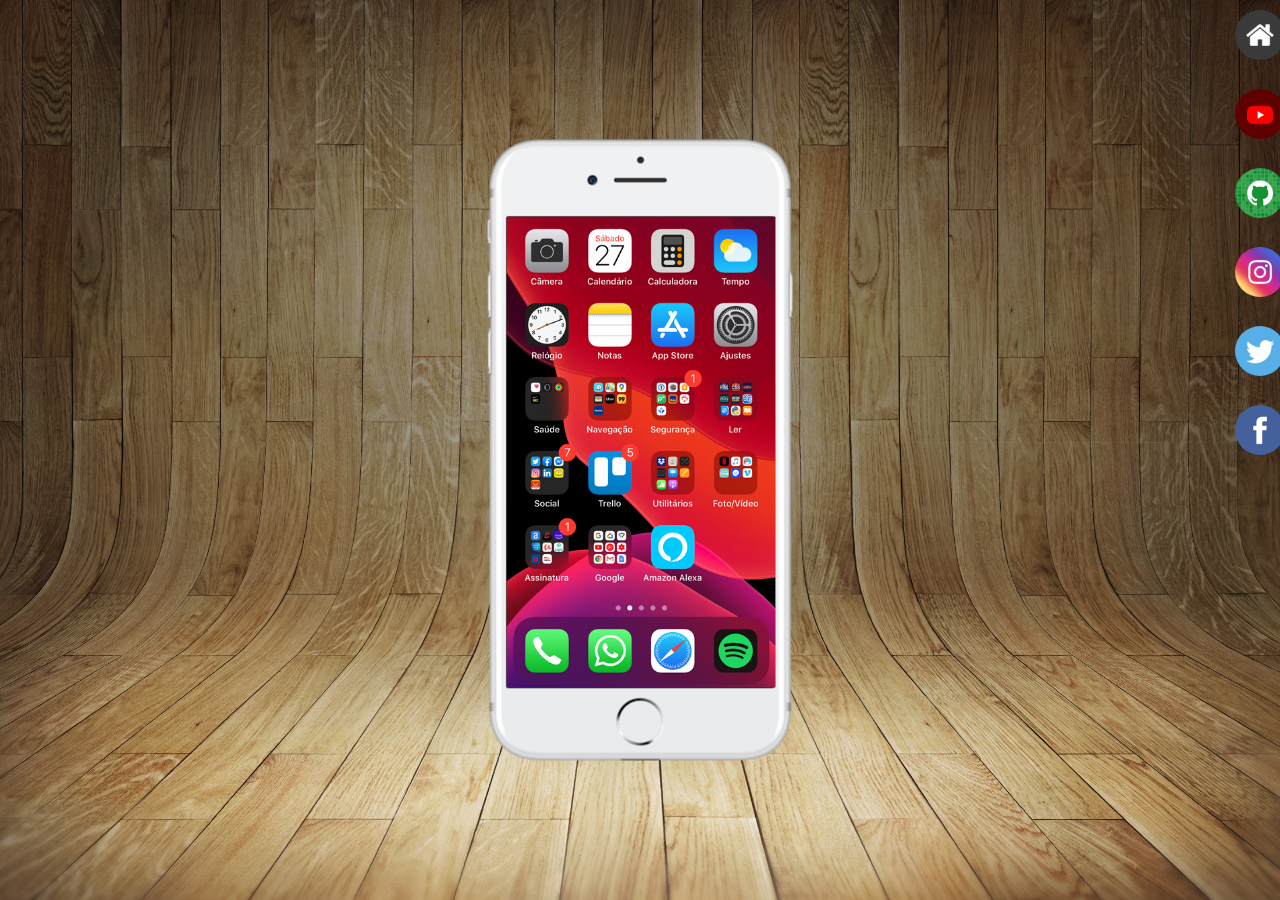
<file: index.html>
<!DOCTYPE html>
<html lang="pt-br">
<head>
    <meta charset="UTF-8">
    <meta name="viewport" content="width=device-width, initial-scale=1.0">
    <link rel="shortcut icon" href="favicon.ico" type="image/x-icon">
    <link rel="stylesheet" href="estilos/estilo.css">
    <title>Projeto redes sociais</title>
</head>
<body>
    <main>
        
        <section id="telefone">
            <!-- Celular -->
            <iframe src="home.html" frameborder="0" name="tela" id="tela"></iframe>
        </section>

        <section id="sociais"> <!-- Redes sociais-->
            
            <a href=""><img src="imagens/logo-home.jpg" alt="home"></a></li>
            <a href="youtube.html" target="tela"><img src="imagens/logo-youtube.jpg" alt="youtube"></a>
            <a href="github.html" target="tela""><img src="imagens/logo-github.jpg" alt="github"></a>
            <a href="instagram.html" target="tela"><img src="imagens/logo-instagram.jpg" alt="instagram"></a>
            <a href="twitter.html" target="tela"><img src="imagens/logo-twitter.jpg" alt="twitter"></a>
            <a href="facebook.html" target="tela"><img src="imagens/logo-facebook.jpg" alt="facebook"></a>
            
        </section>
    </main>
</body>
</html>
</file>
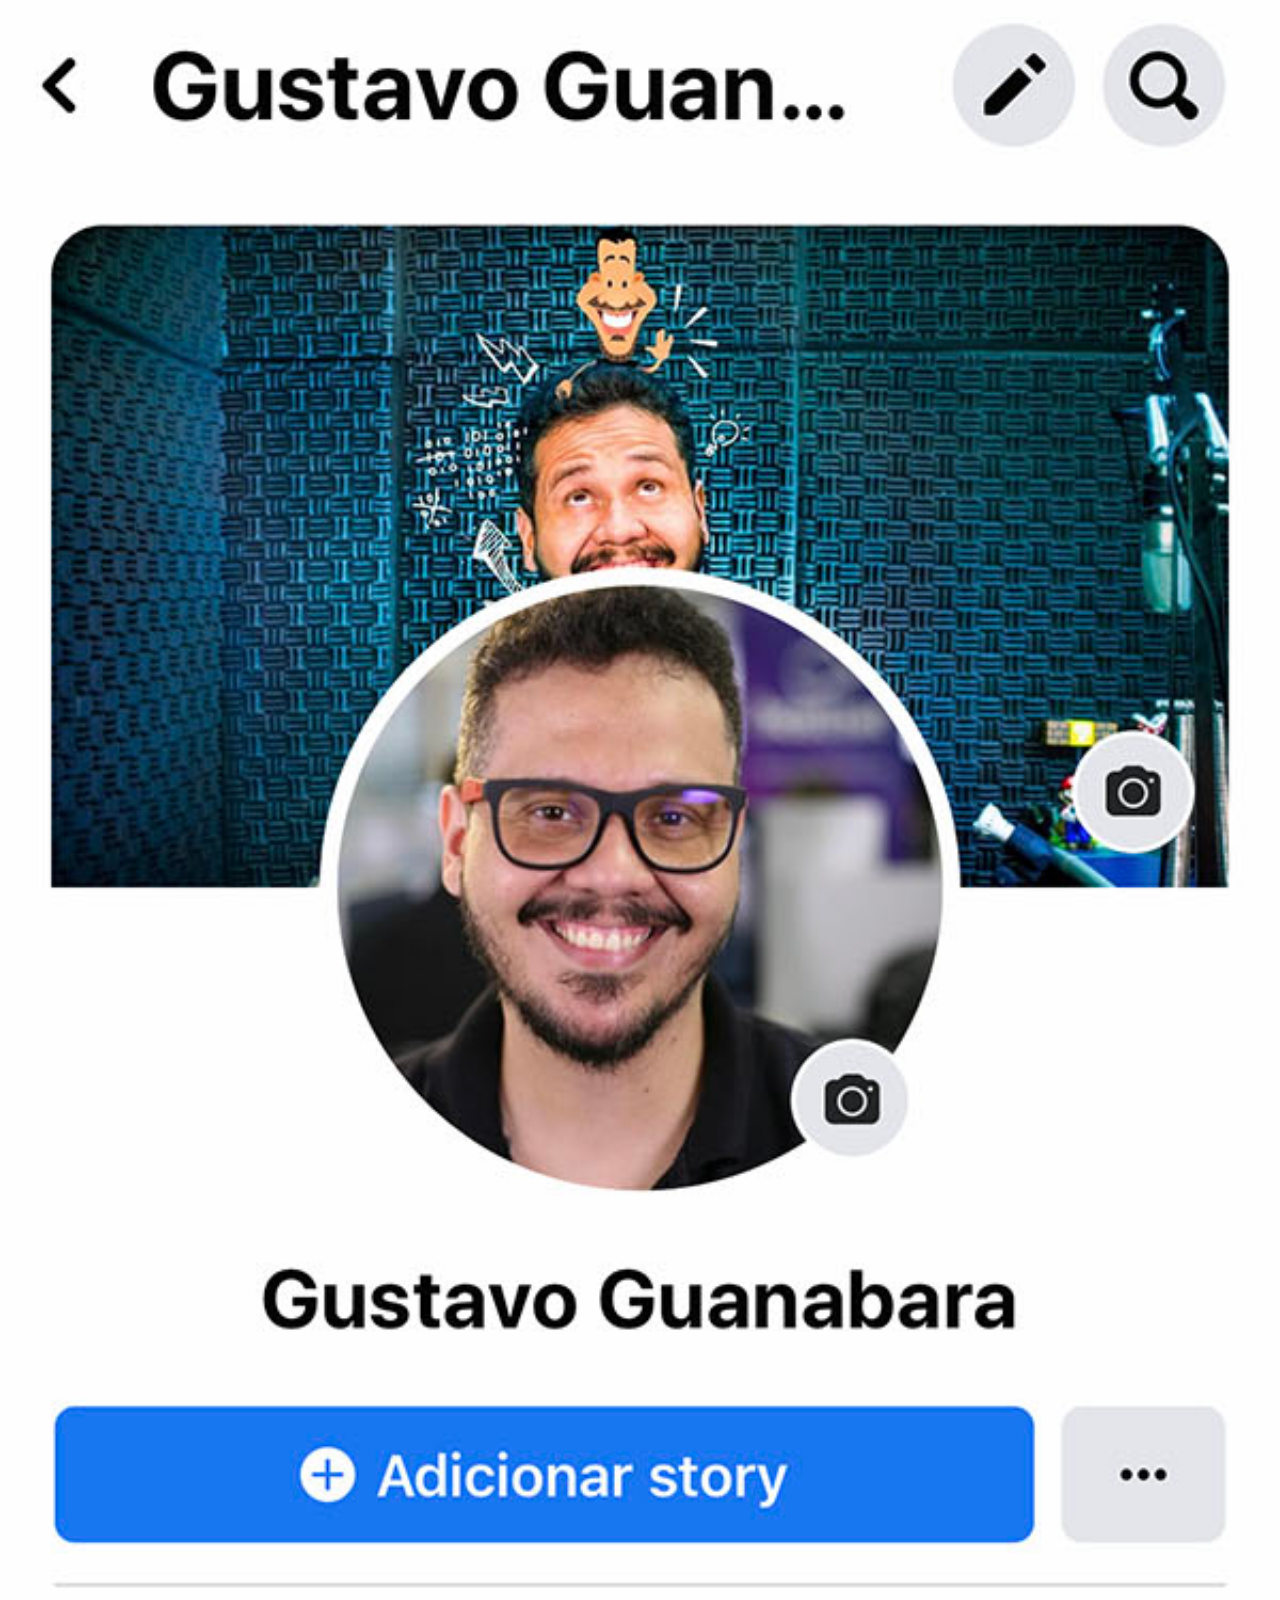
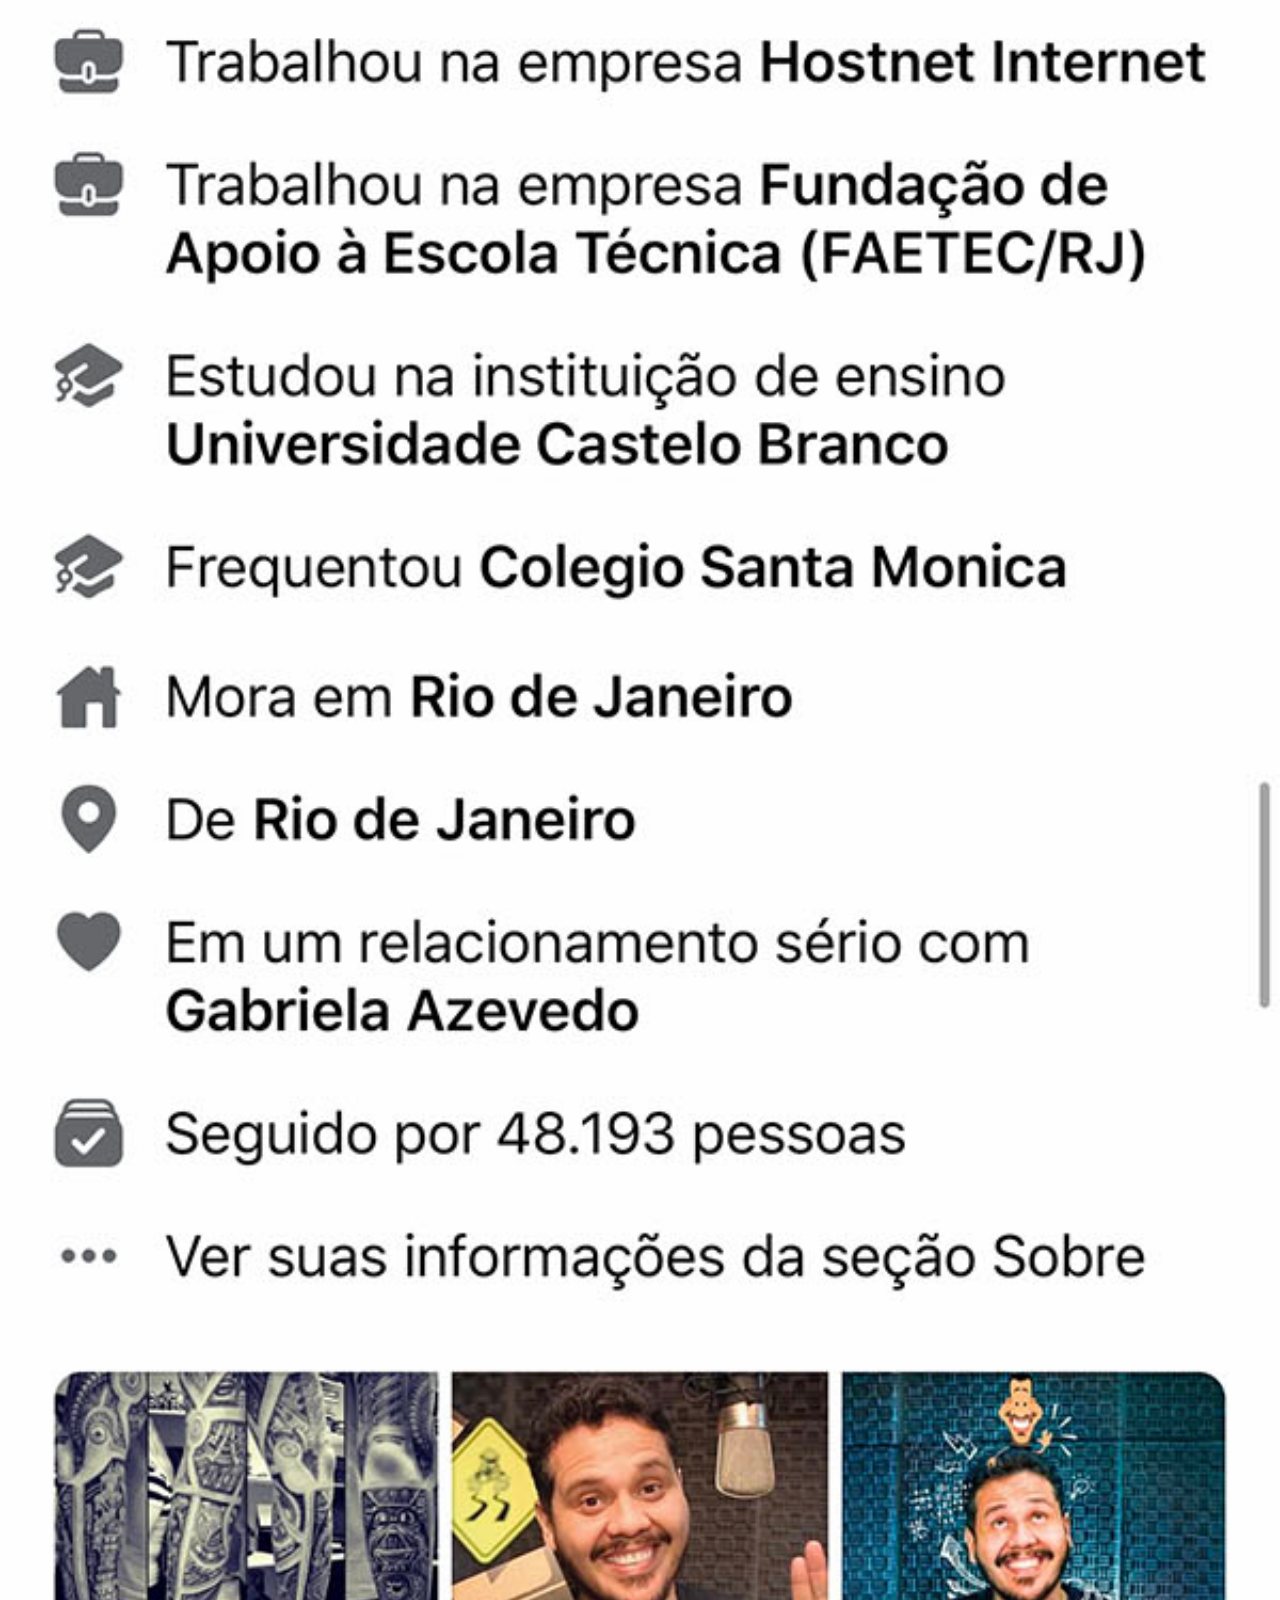
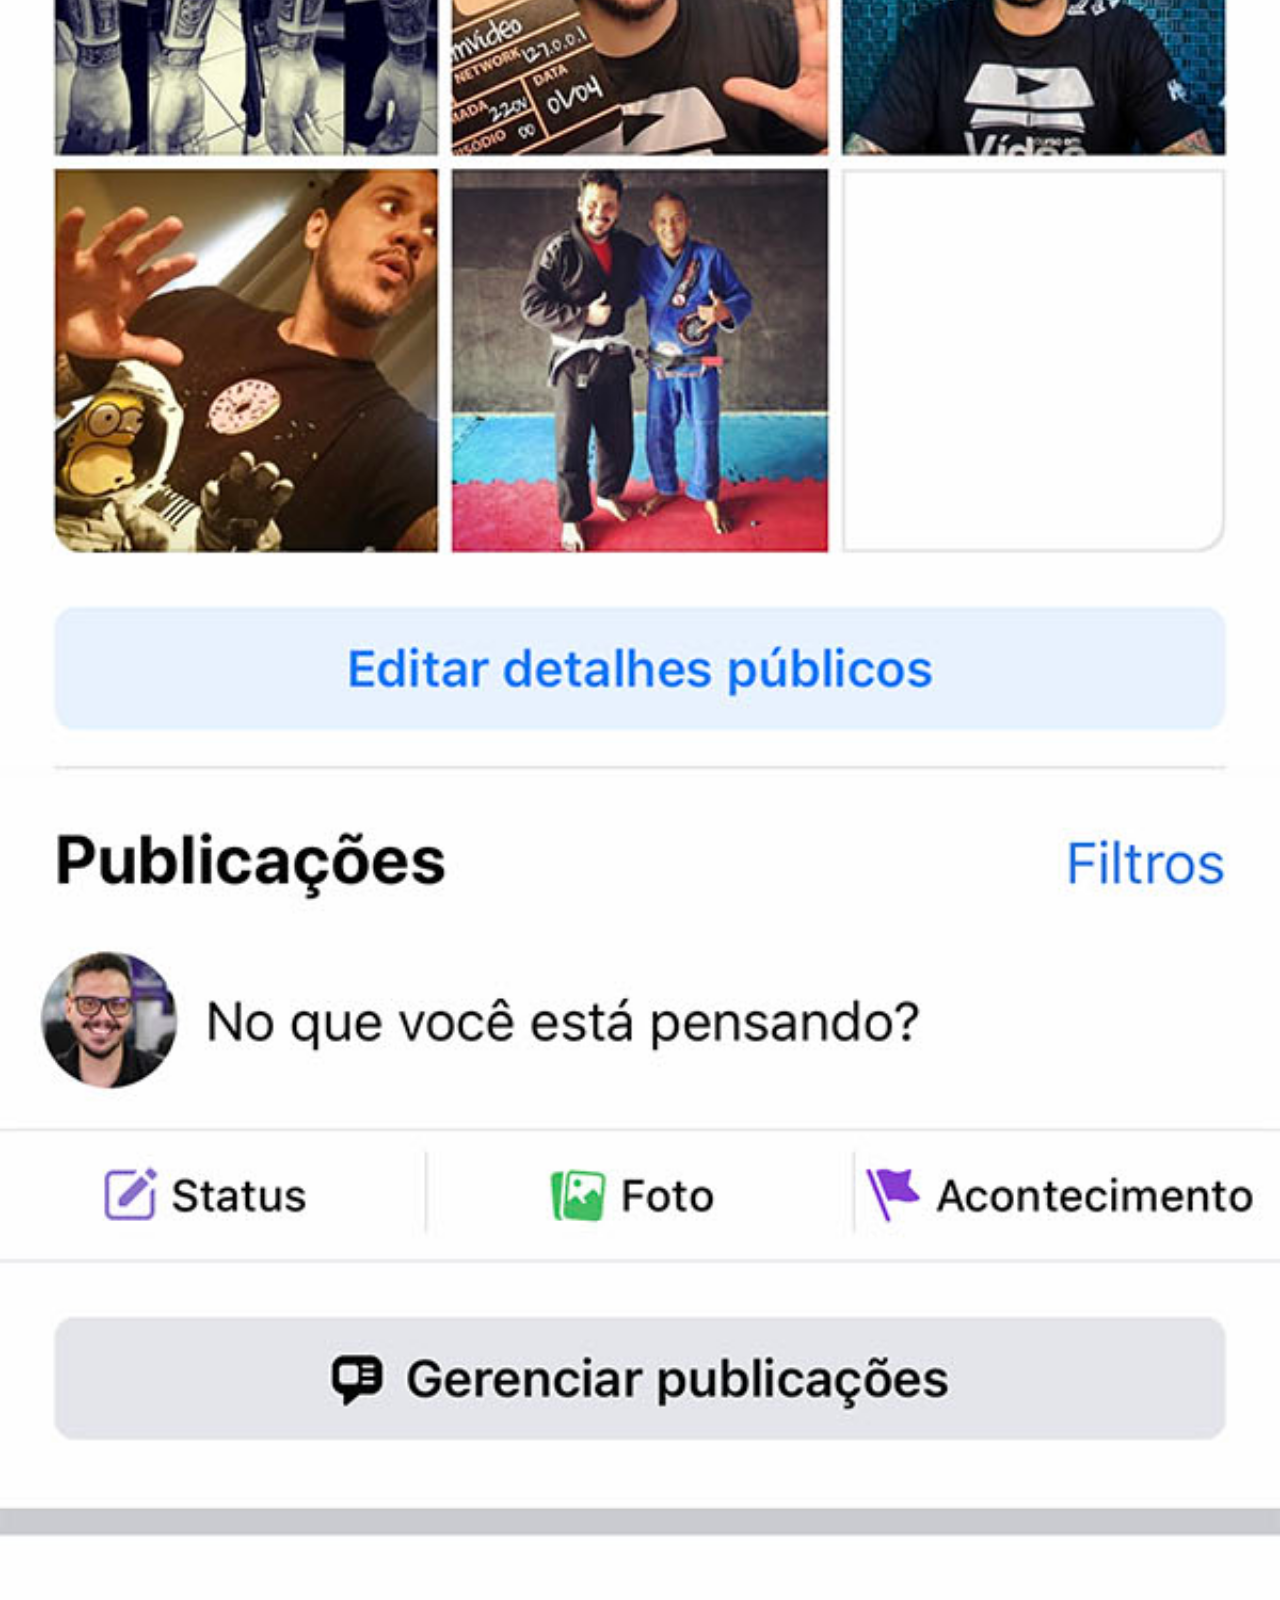
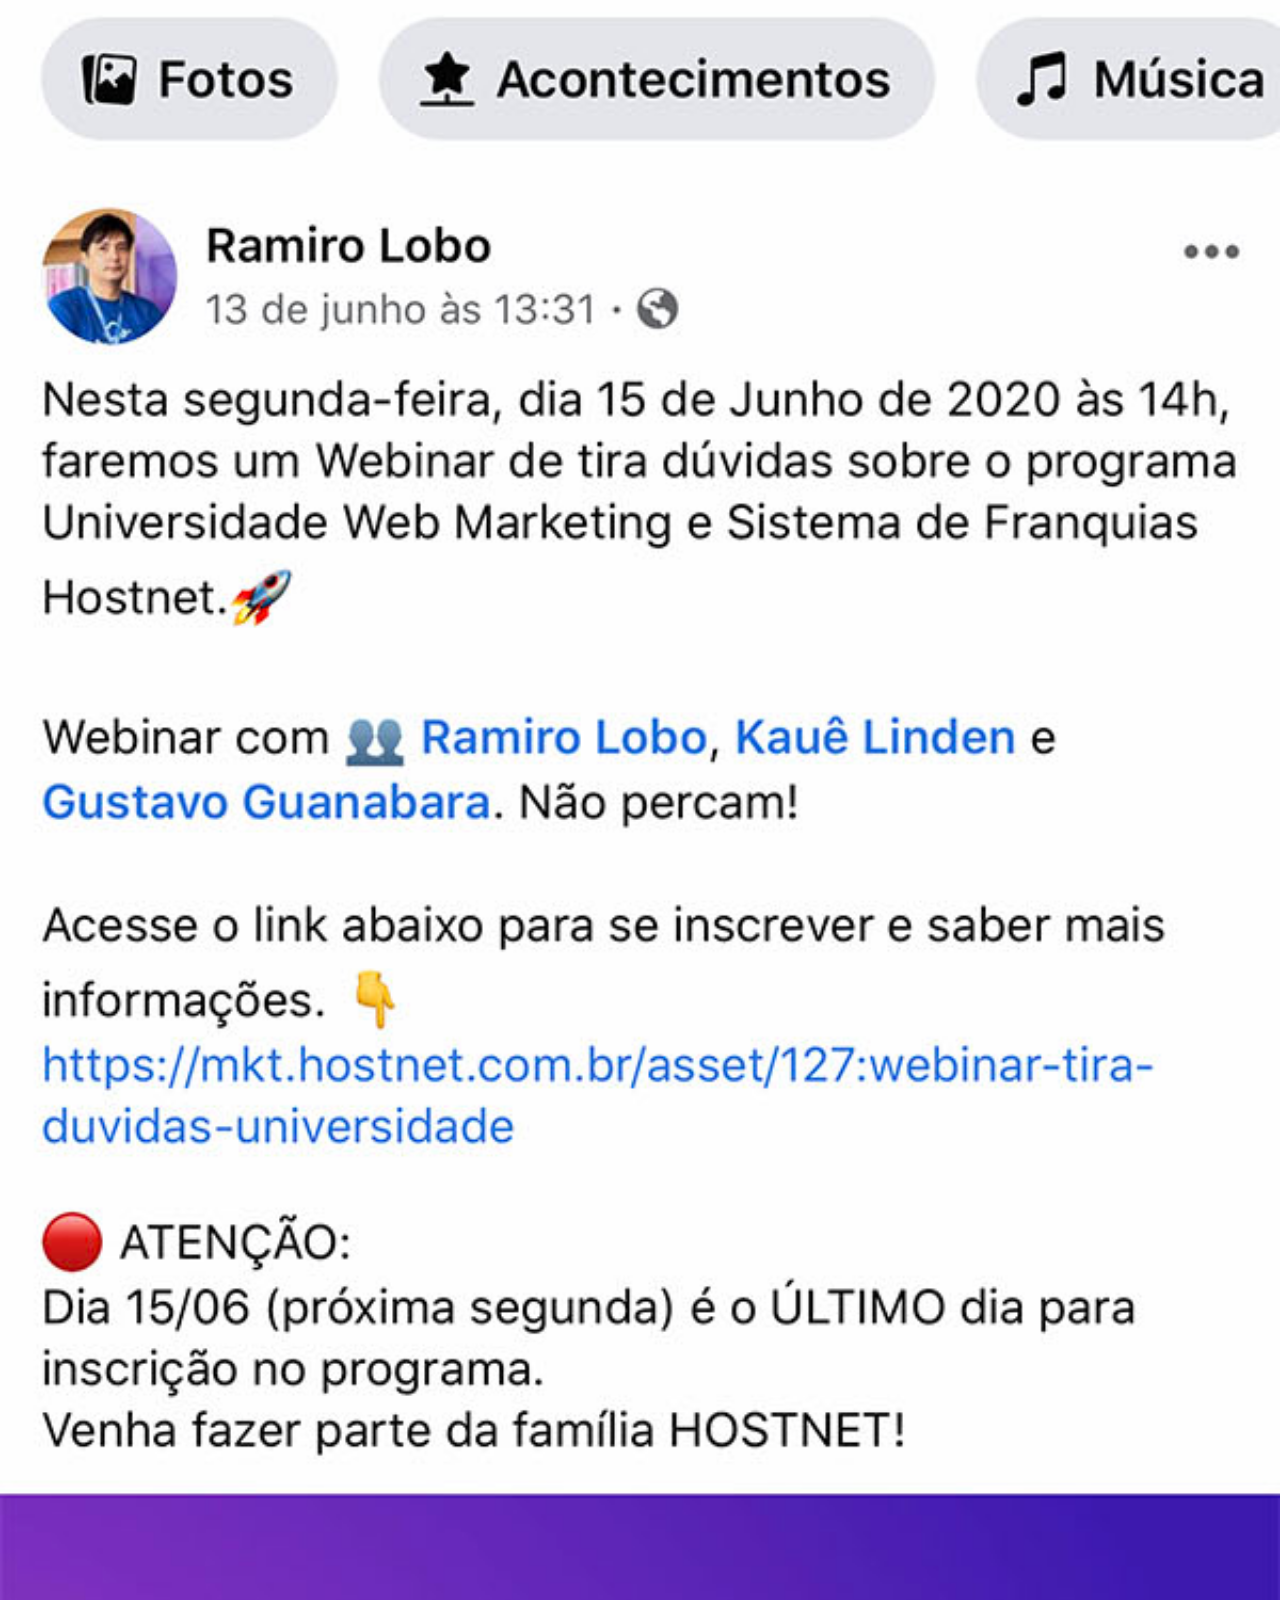
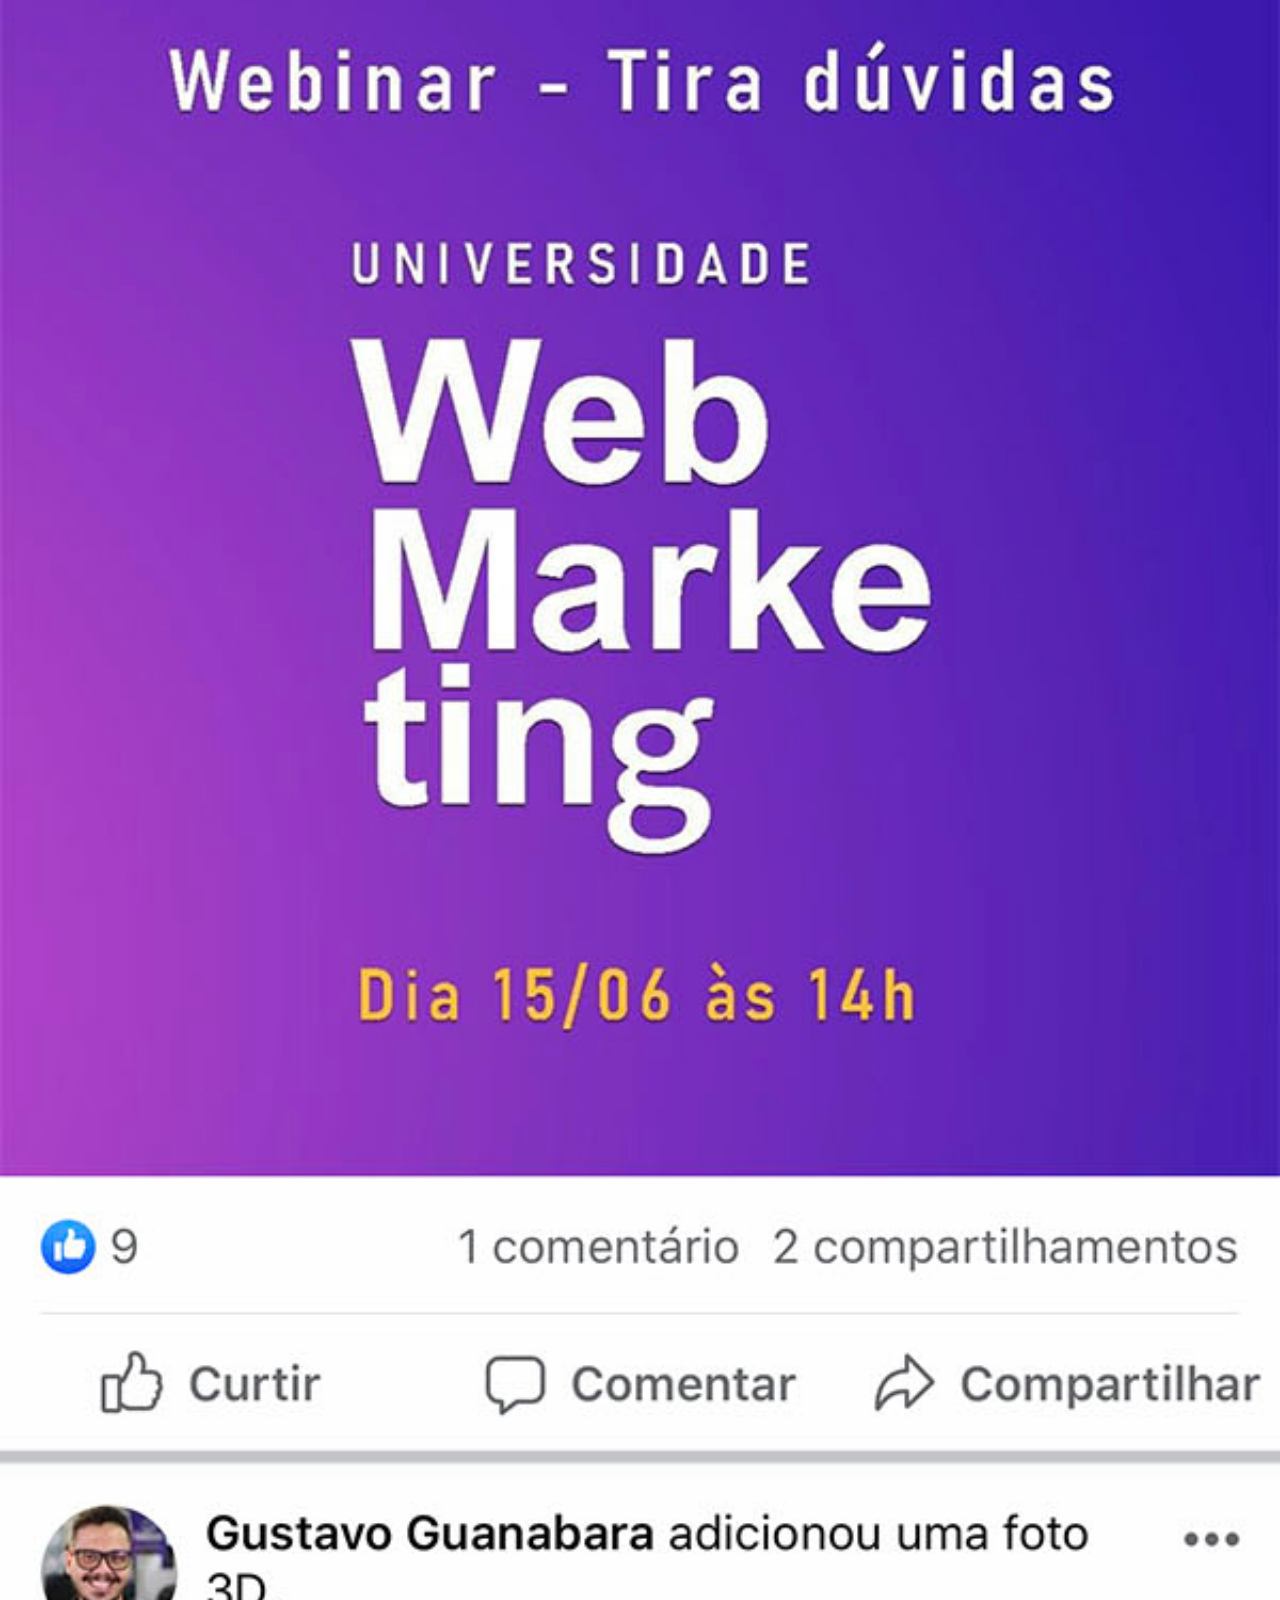
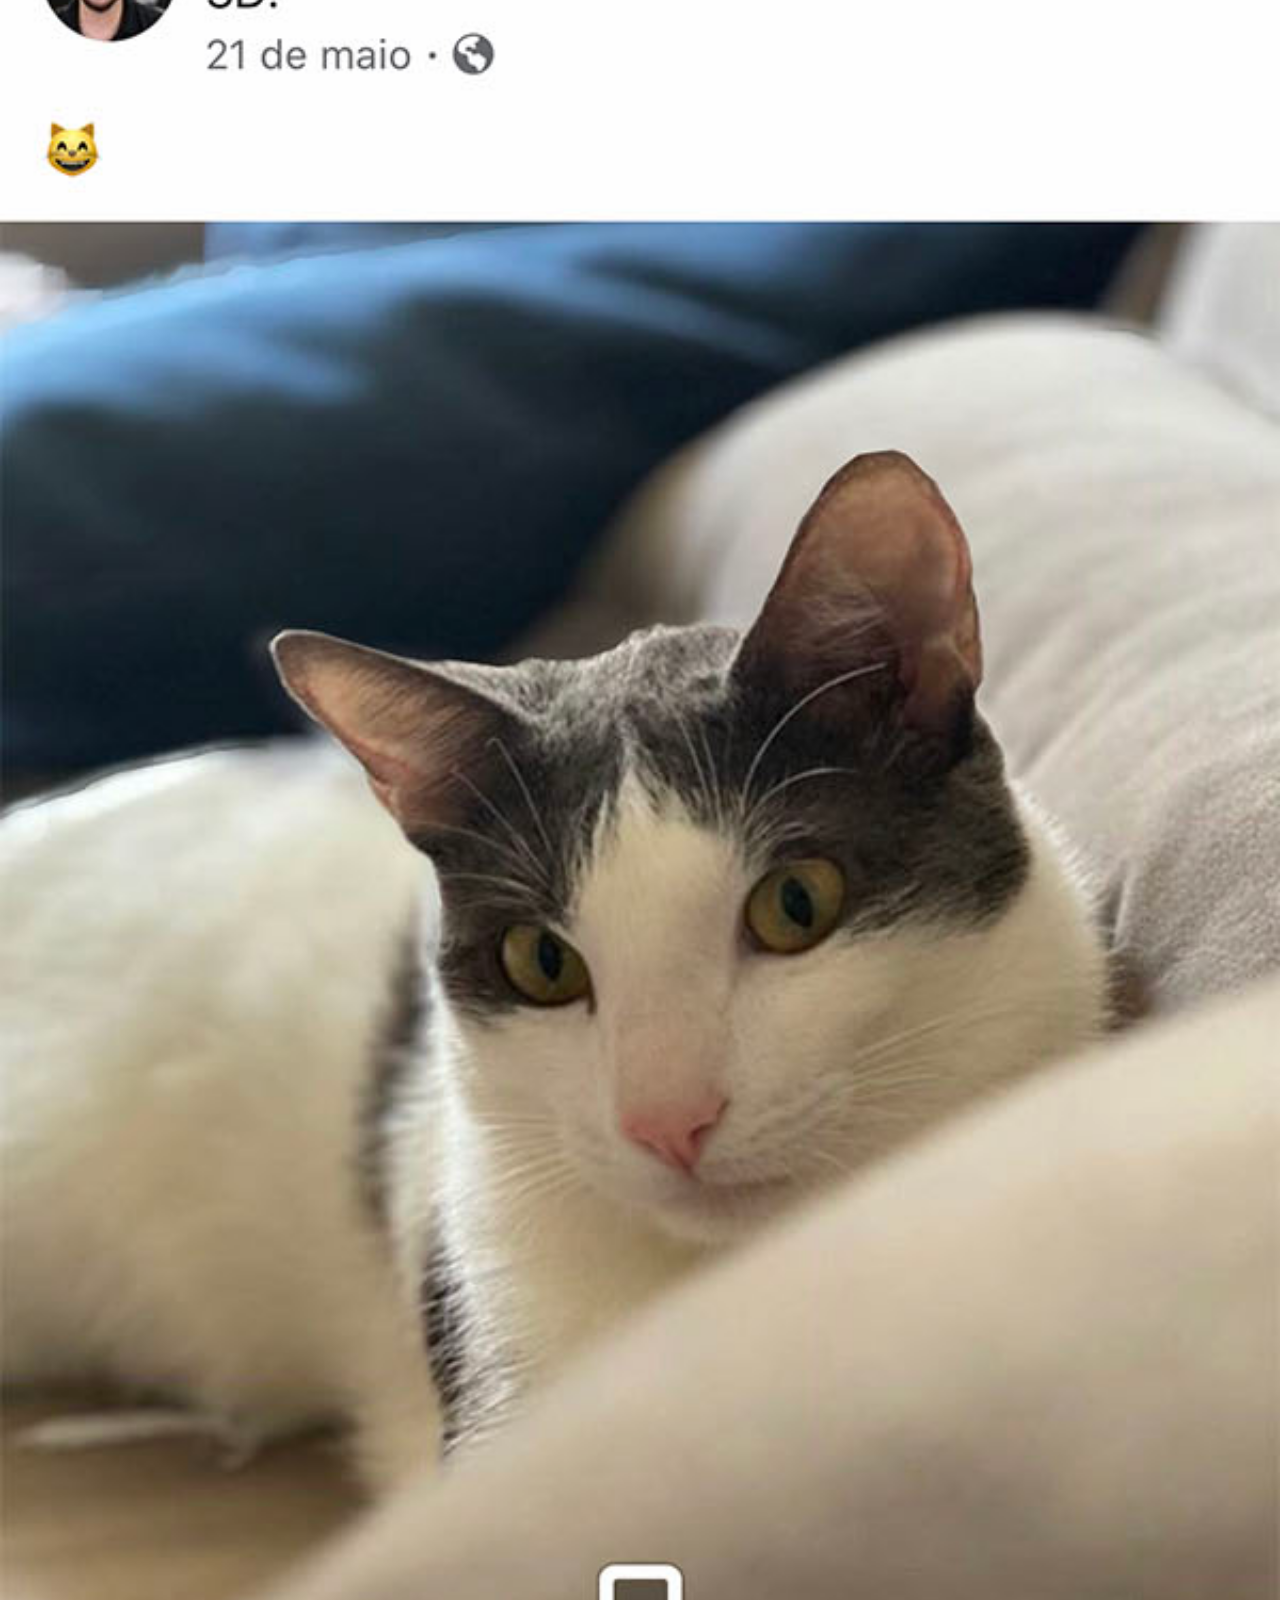
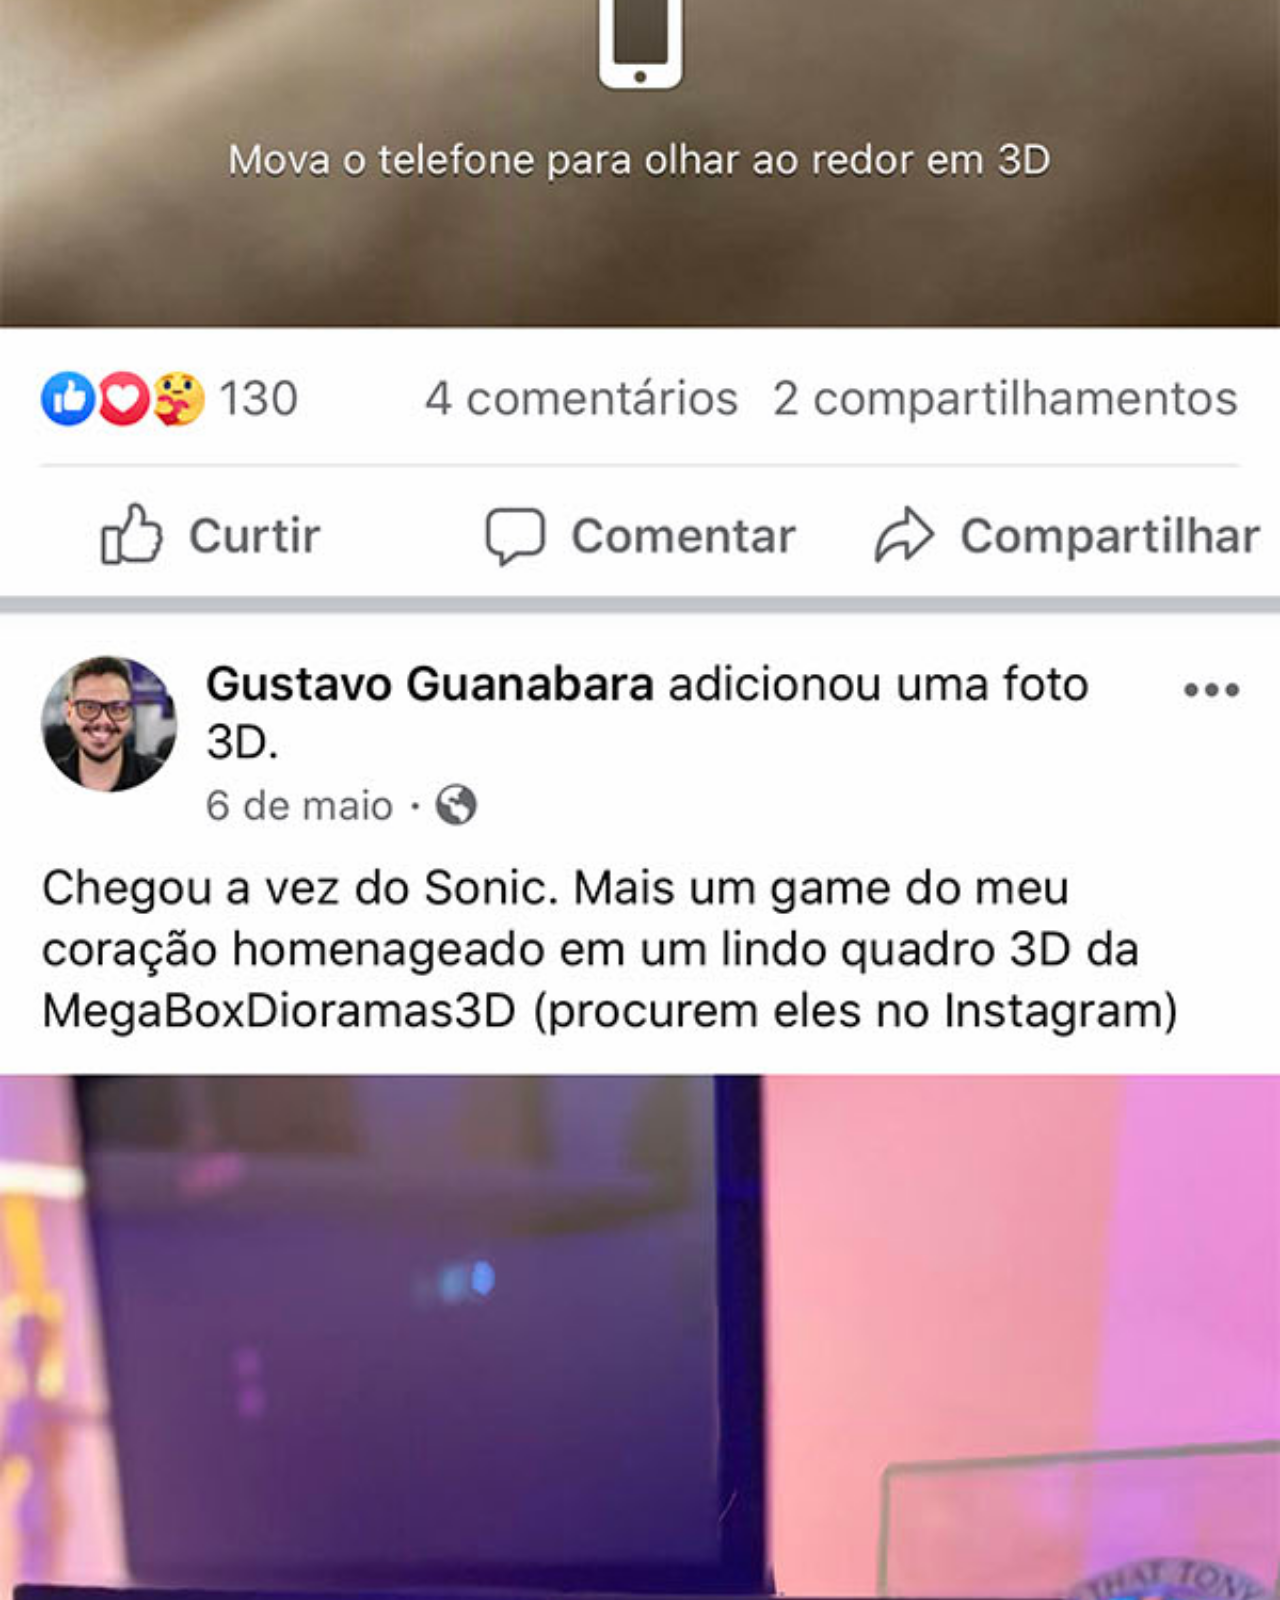
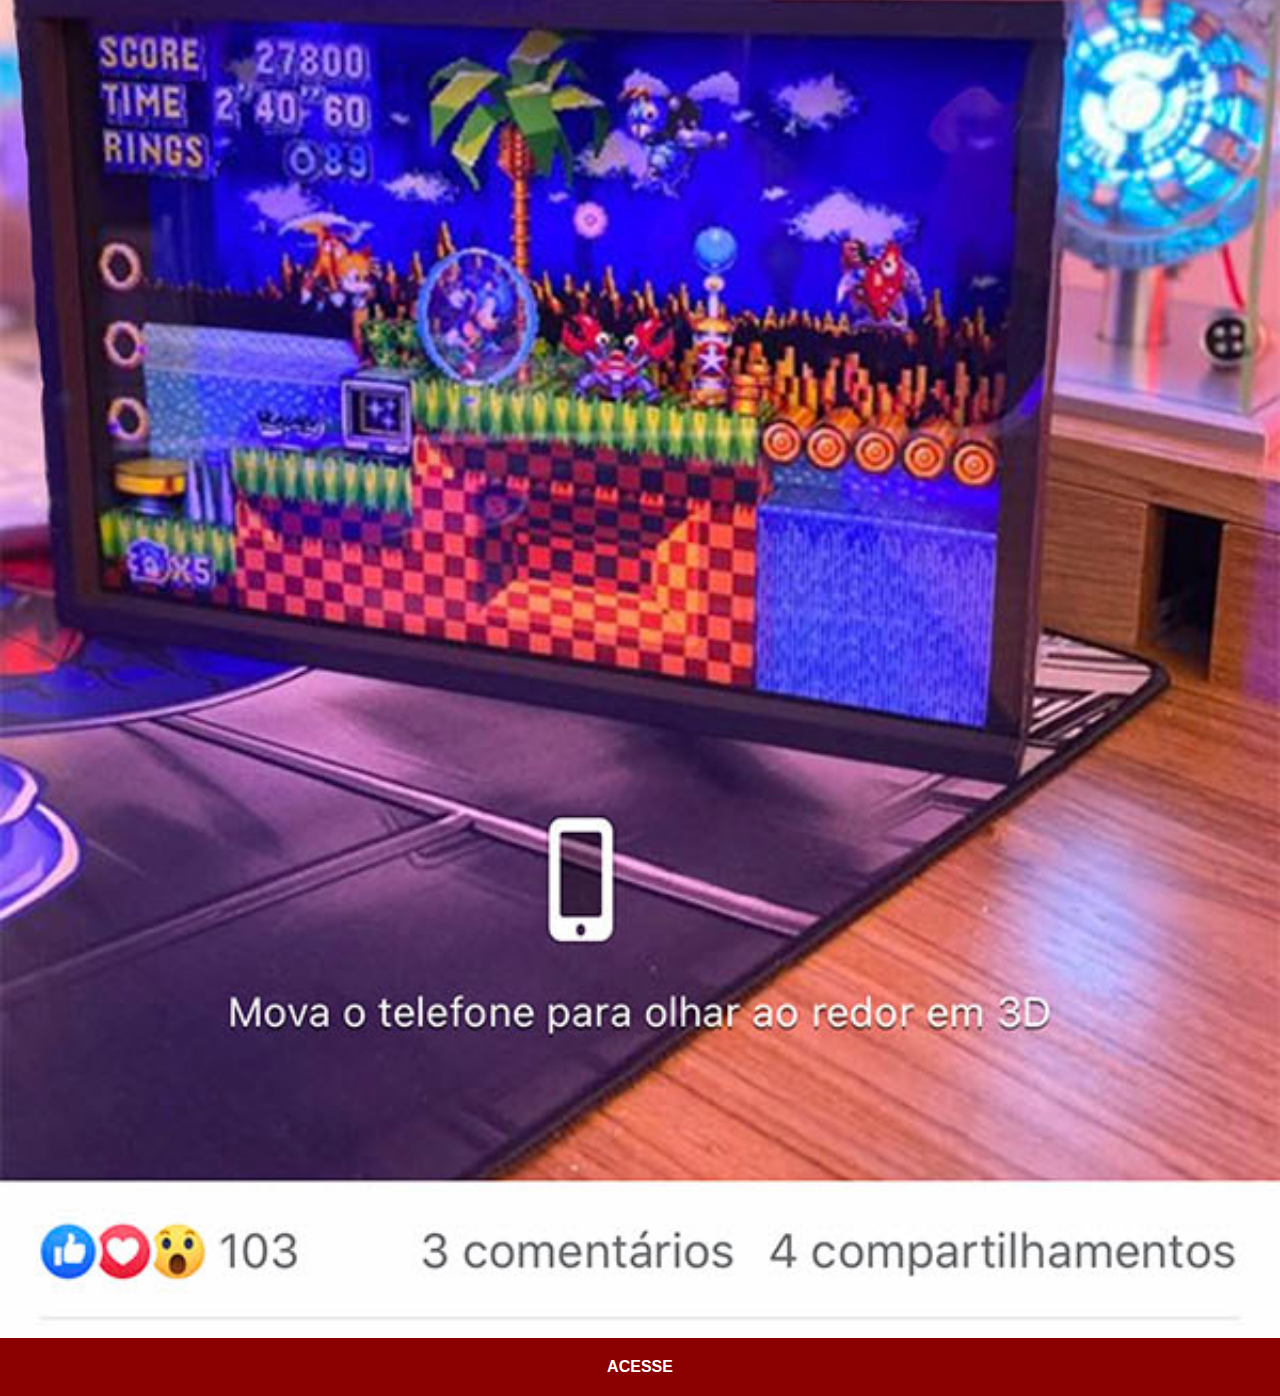
<file: facebook.html>
<!DOCTYPE html>
<html lang="pt-br">
<head>
    <meta charset="UTF-8">
    <meta name="viewport" content="width=device-width, initial-scale=1.0">
    <title>facebook</title>
    <link rel="stylesheet" href="estilos/social.css">
</head>
<body>
    <img src="imagens/tela-facebook.jpg" alt="facebook">
    <a href="https://www.facebook.com/bruno.garbatoluchtemberg" target="_blank">ACESSE</a>
</body>
</html>
</file>
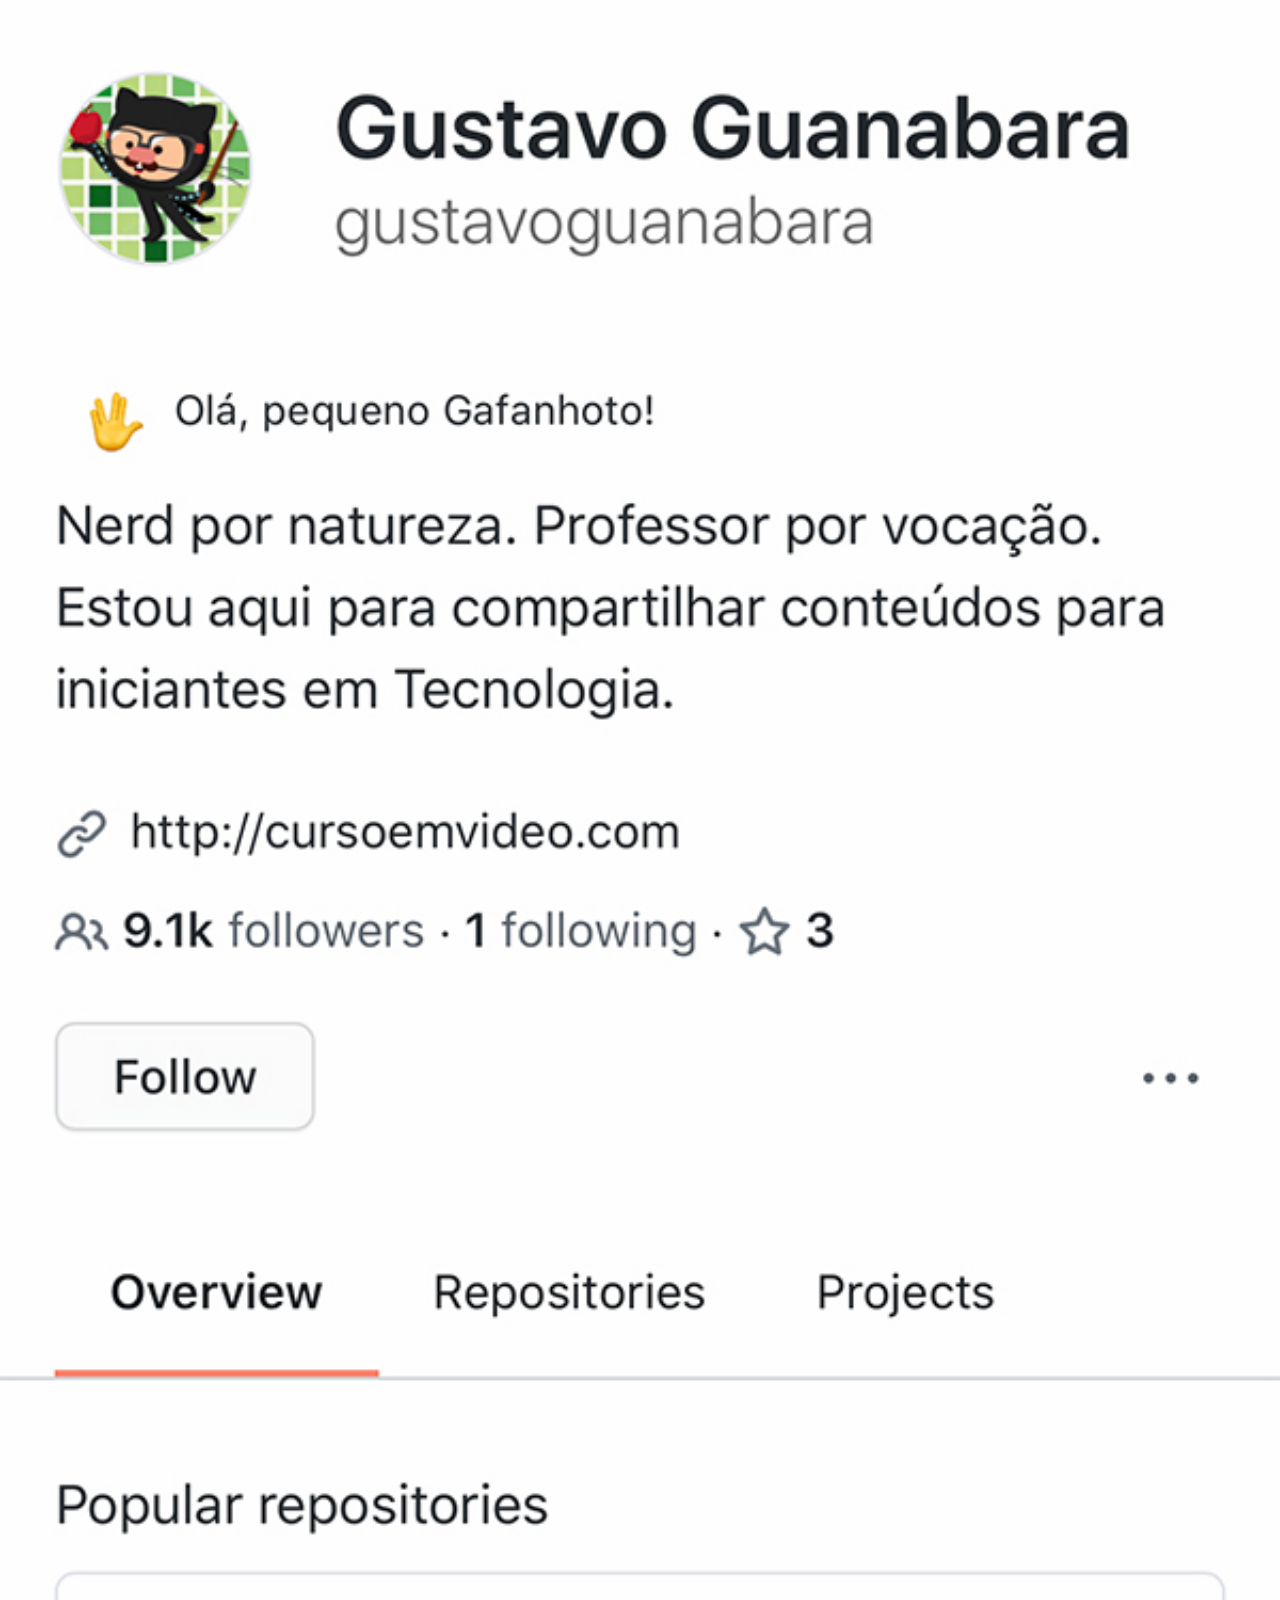
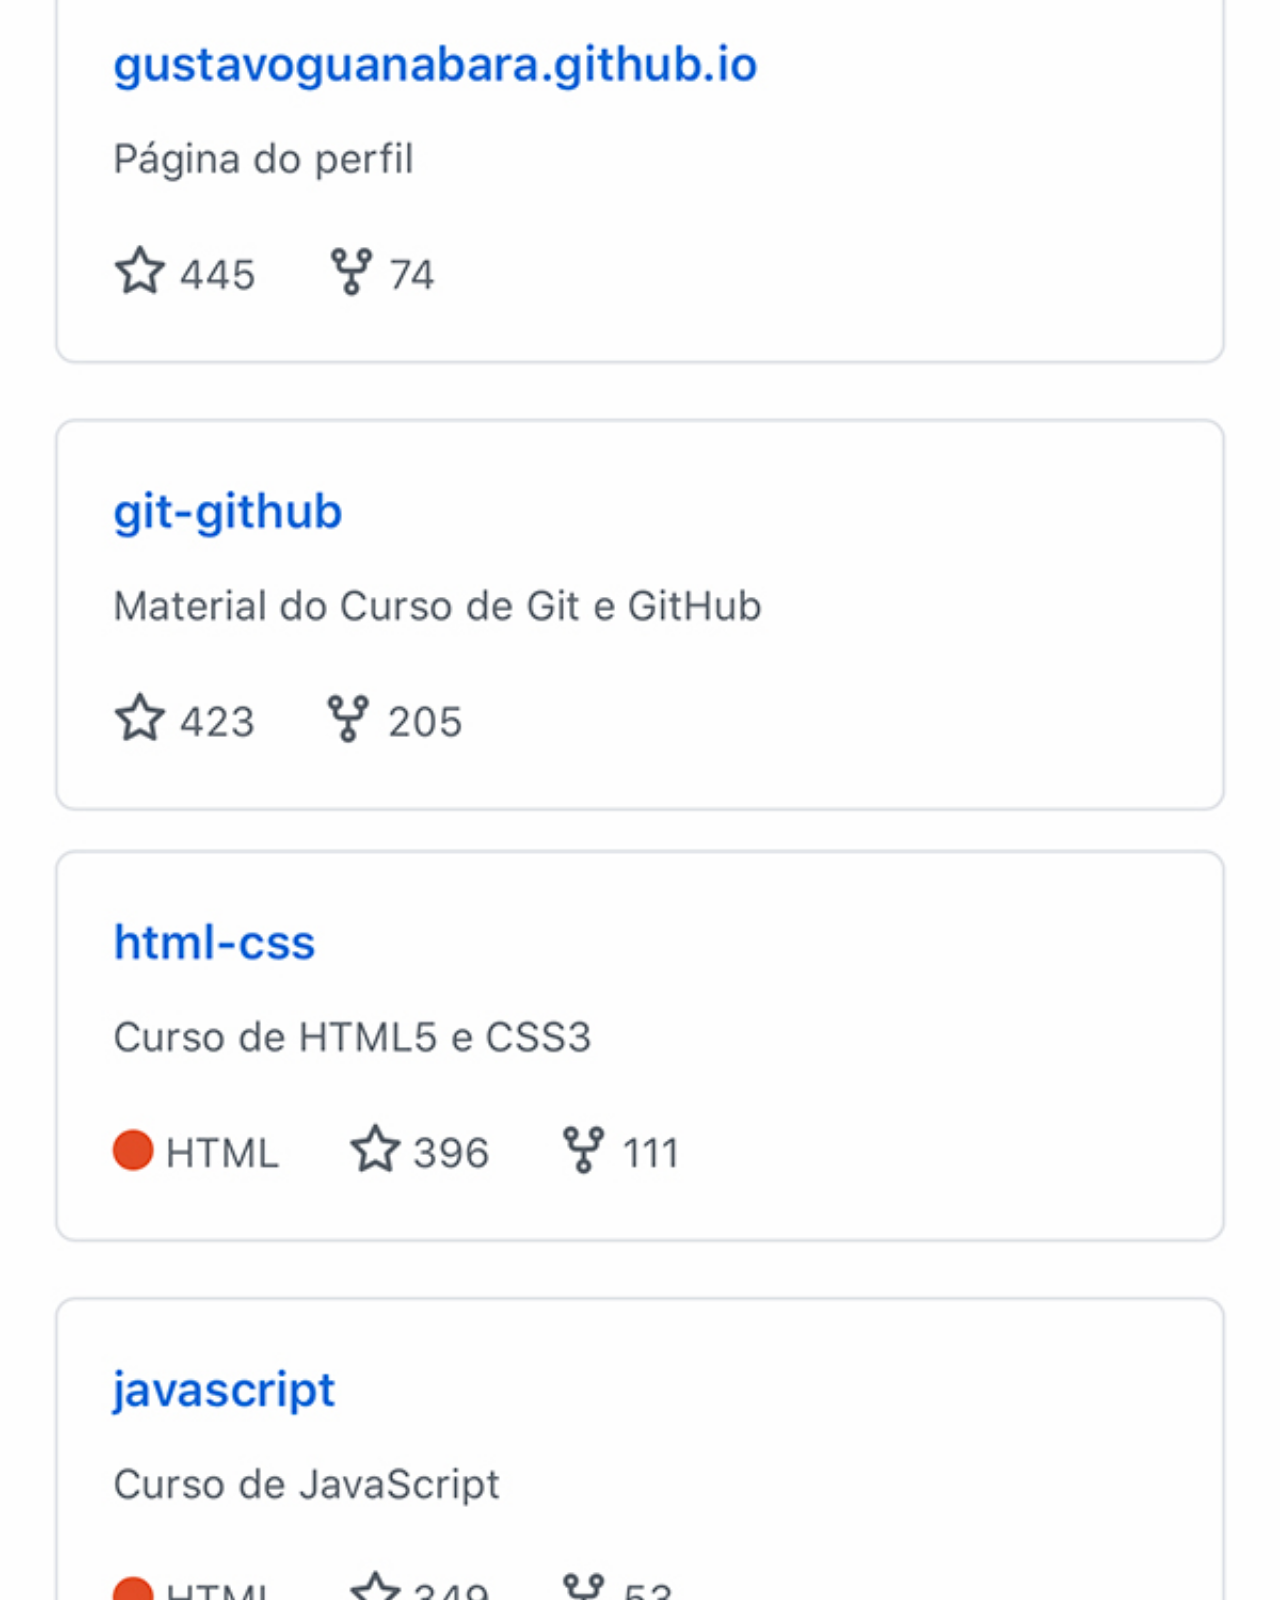
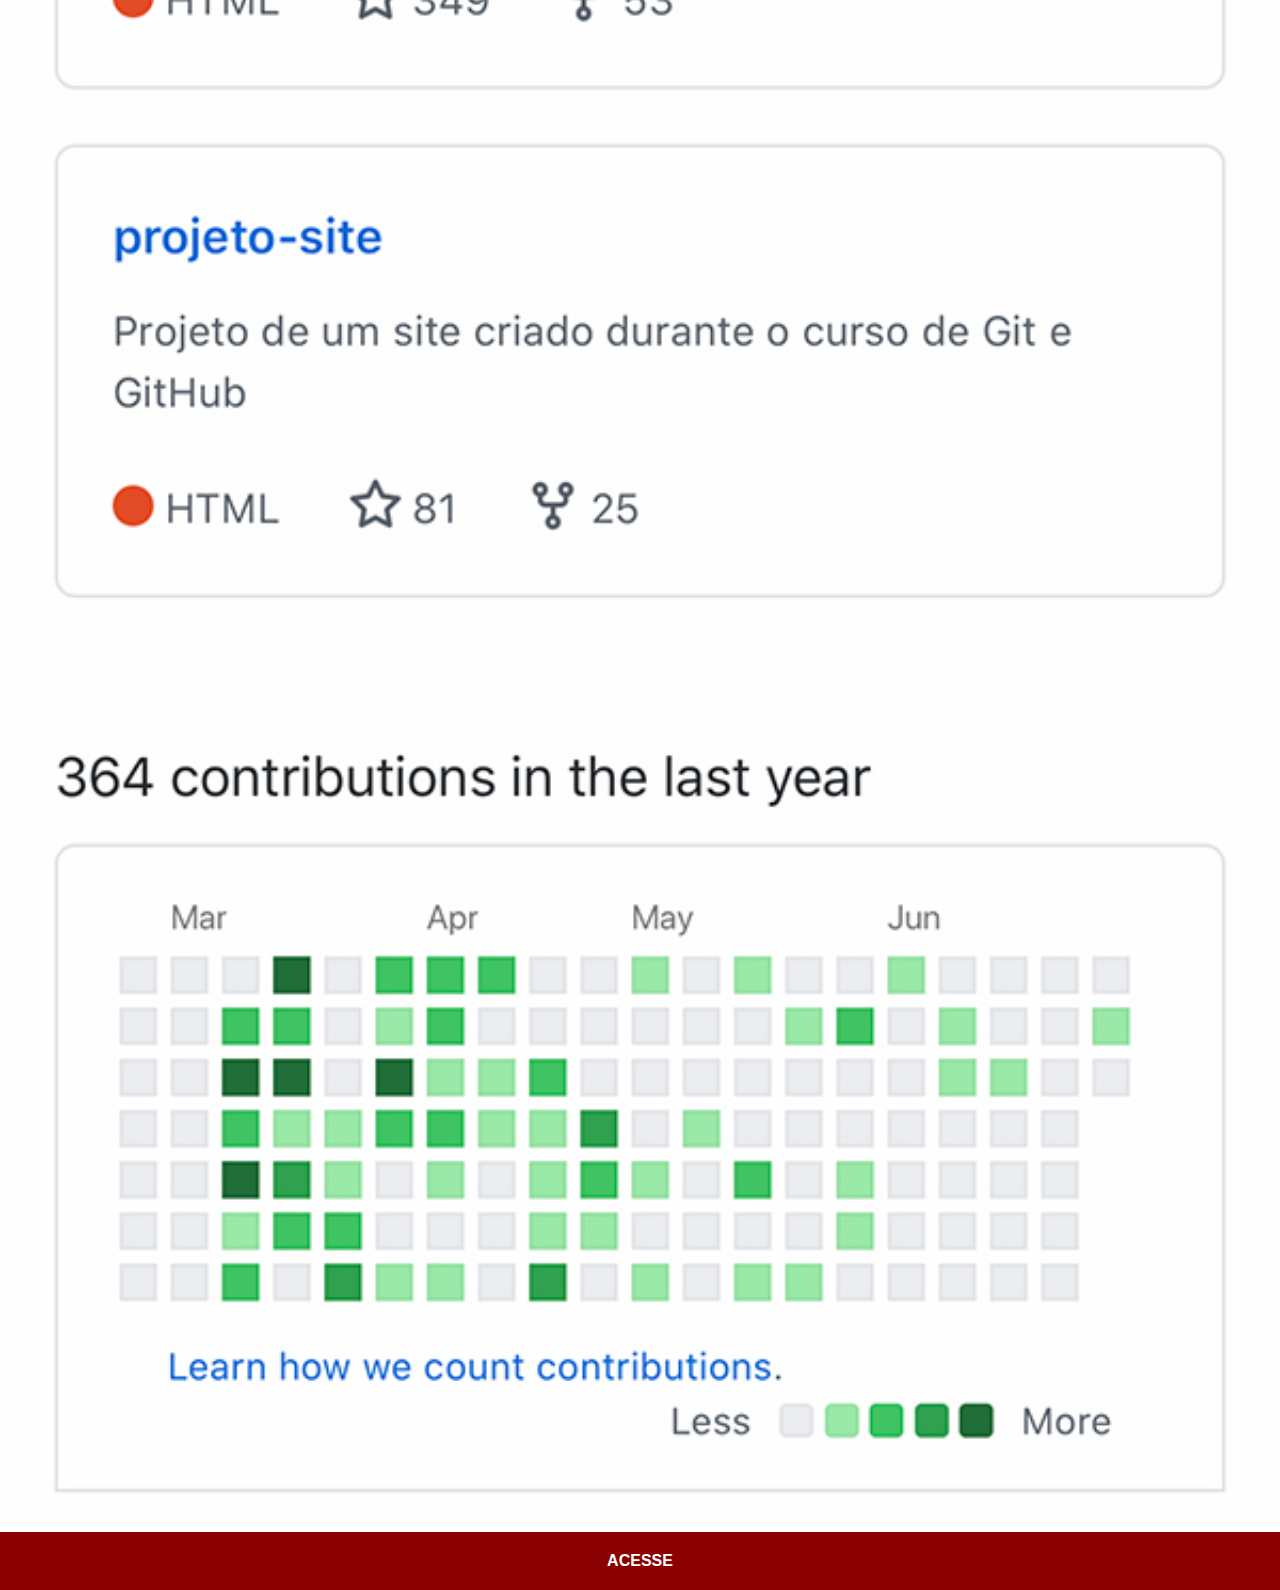
<file: github.html>
<!DOCTYPE html>
<html lang="pt-br">
<head>
    <meta charset="UTF-8">
    <meta name="viewport" content="width=device-width, initial-scale=1.0">
    <link rel="stylesheet" href="estilos/social.css">
    <title>github</title>
</head>
<body>
    <img src="imagens/tela-github.jpg" alt="github">
    <a href="https://www.github.com/brunogarbato" target="_blank">ACESSE</a>
</body>
</html>
</file>
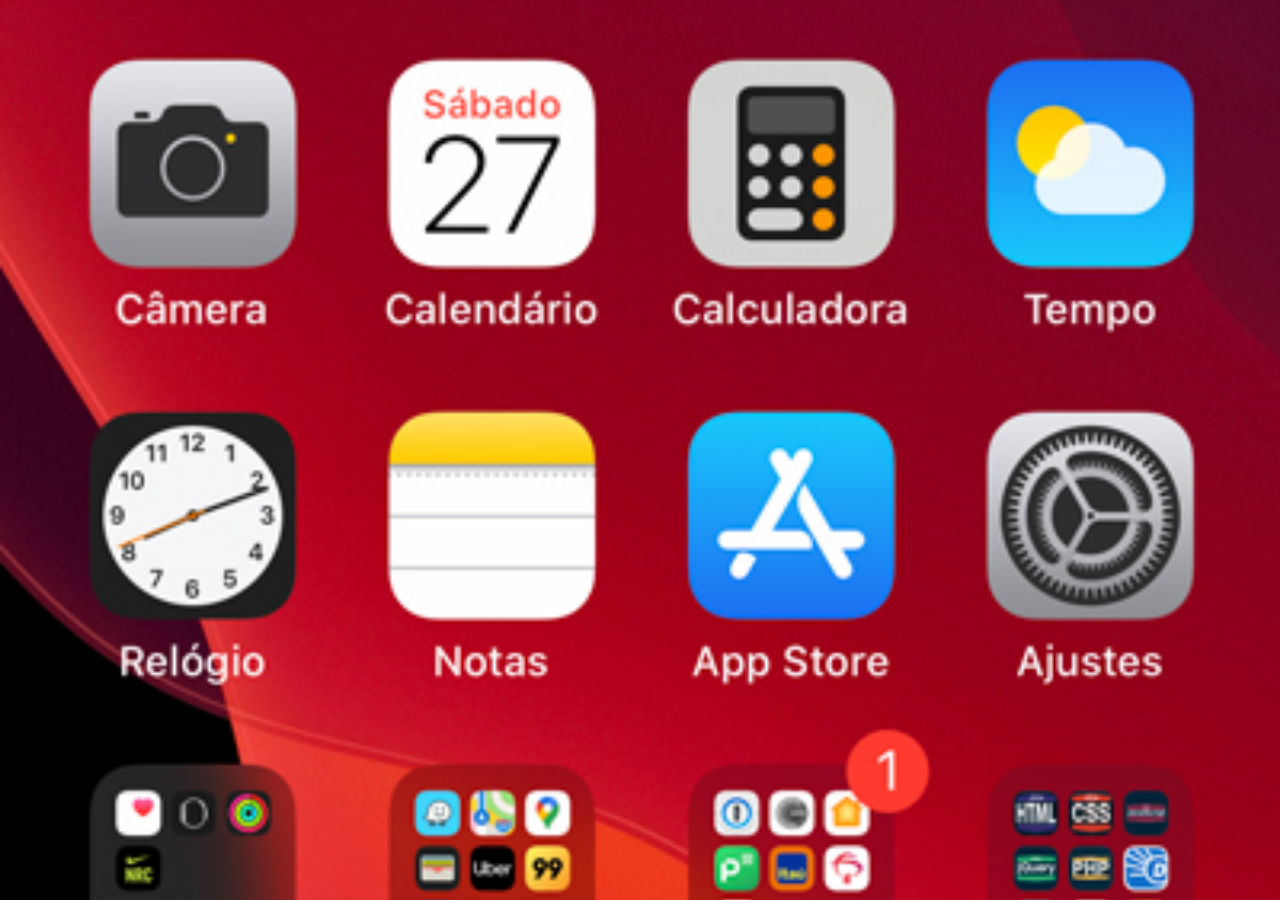
<file: home.html>
<!DOCTYPE html>
<html lang="pt-br">
<head>
    <meta charset="UTF-8">
    <meta name="viewport" content="width=device-width, initial-scale=1.0">
    <title>Home</title>
    <style>
        * {
            margin: 0px;
            padding: 0px;
        }

        body {
            background: black url(imagens/tela-home.jpg) no-repeat top center;
            background-size: cover
            
        }
    </style>
</head>
<body>
    
</body>
</html>
</file>
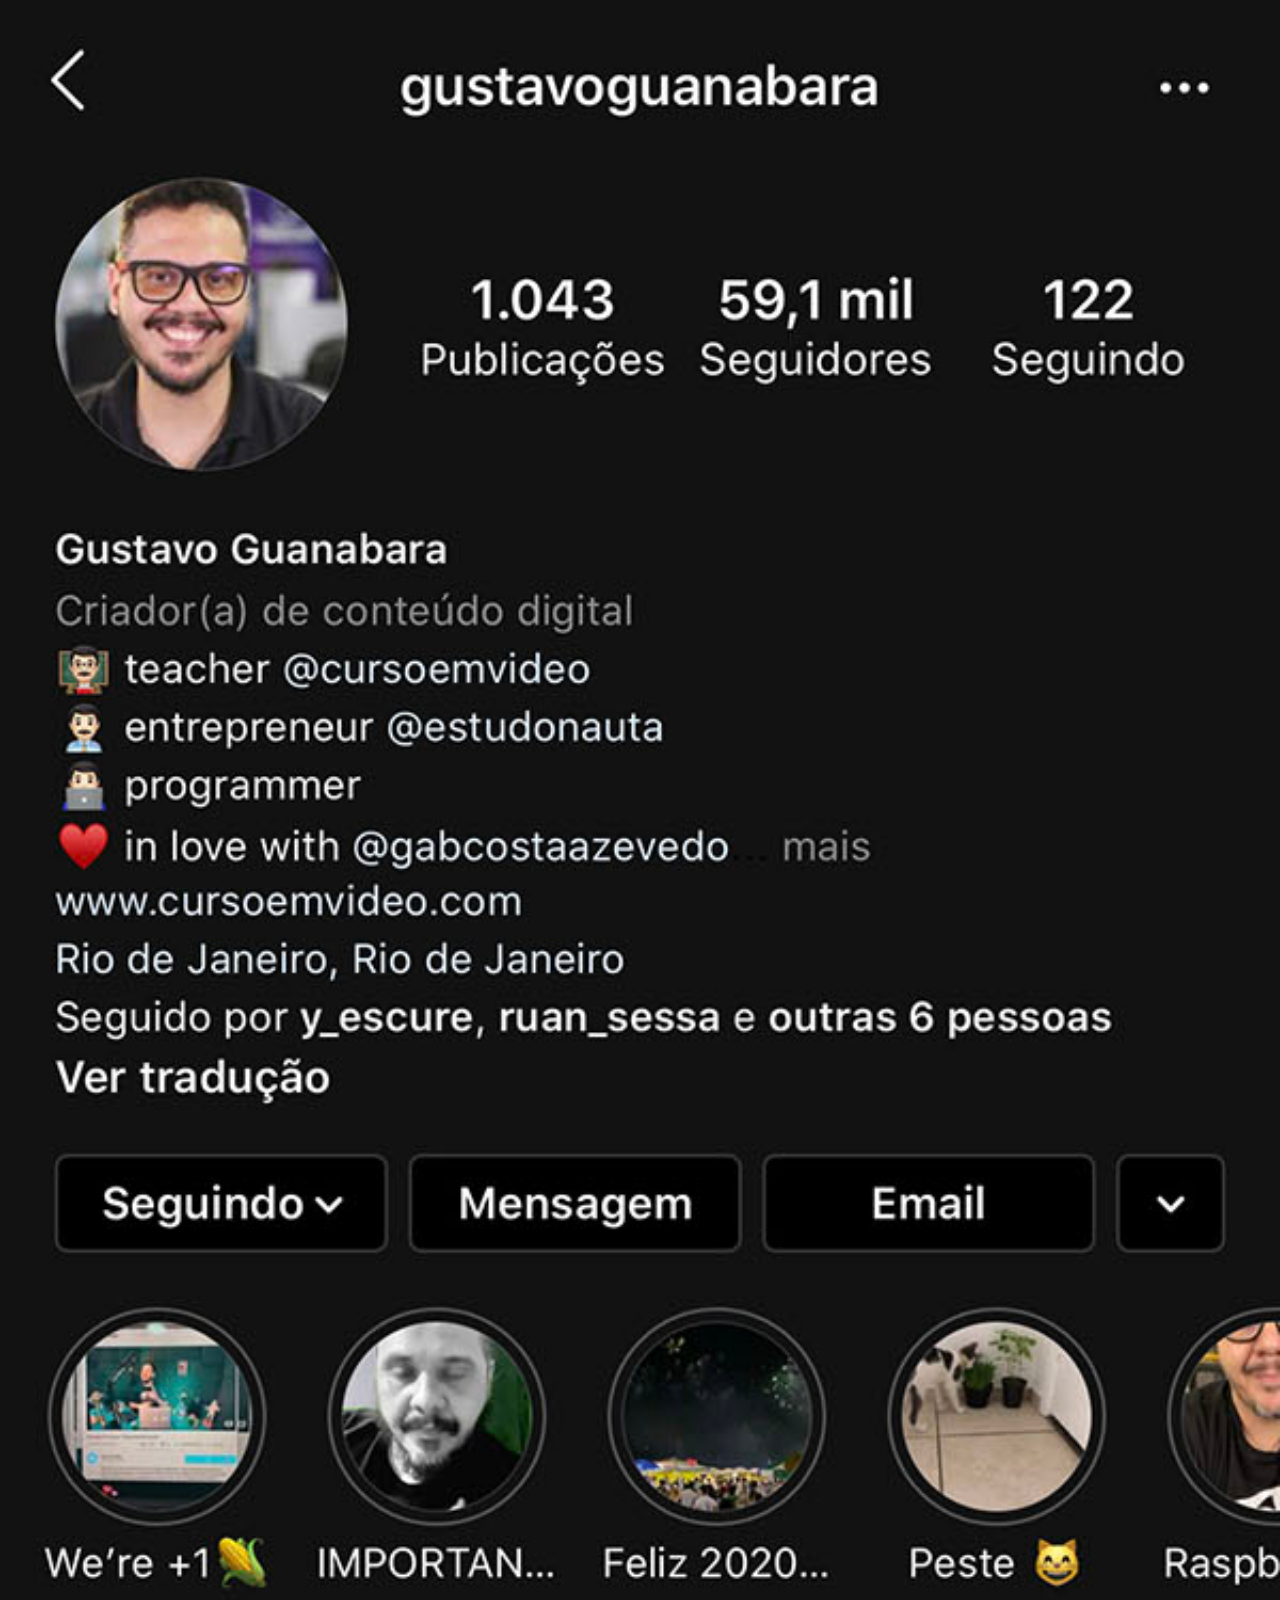
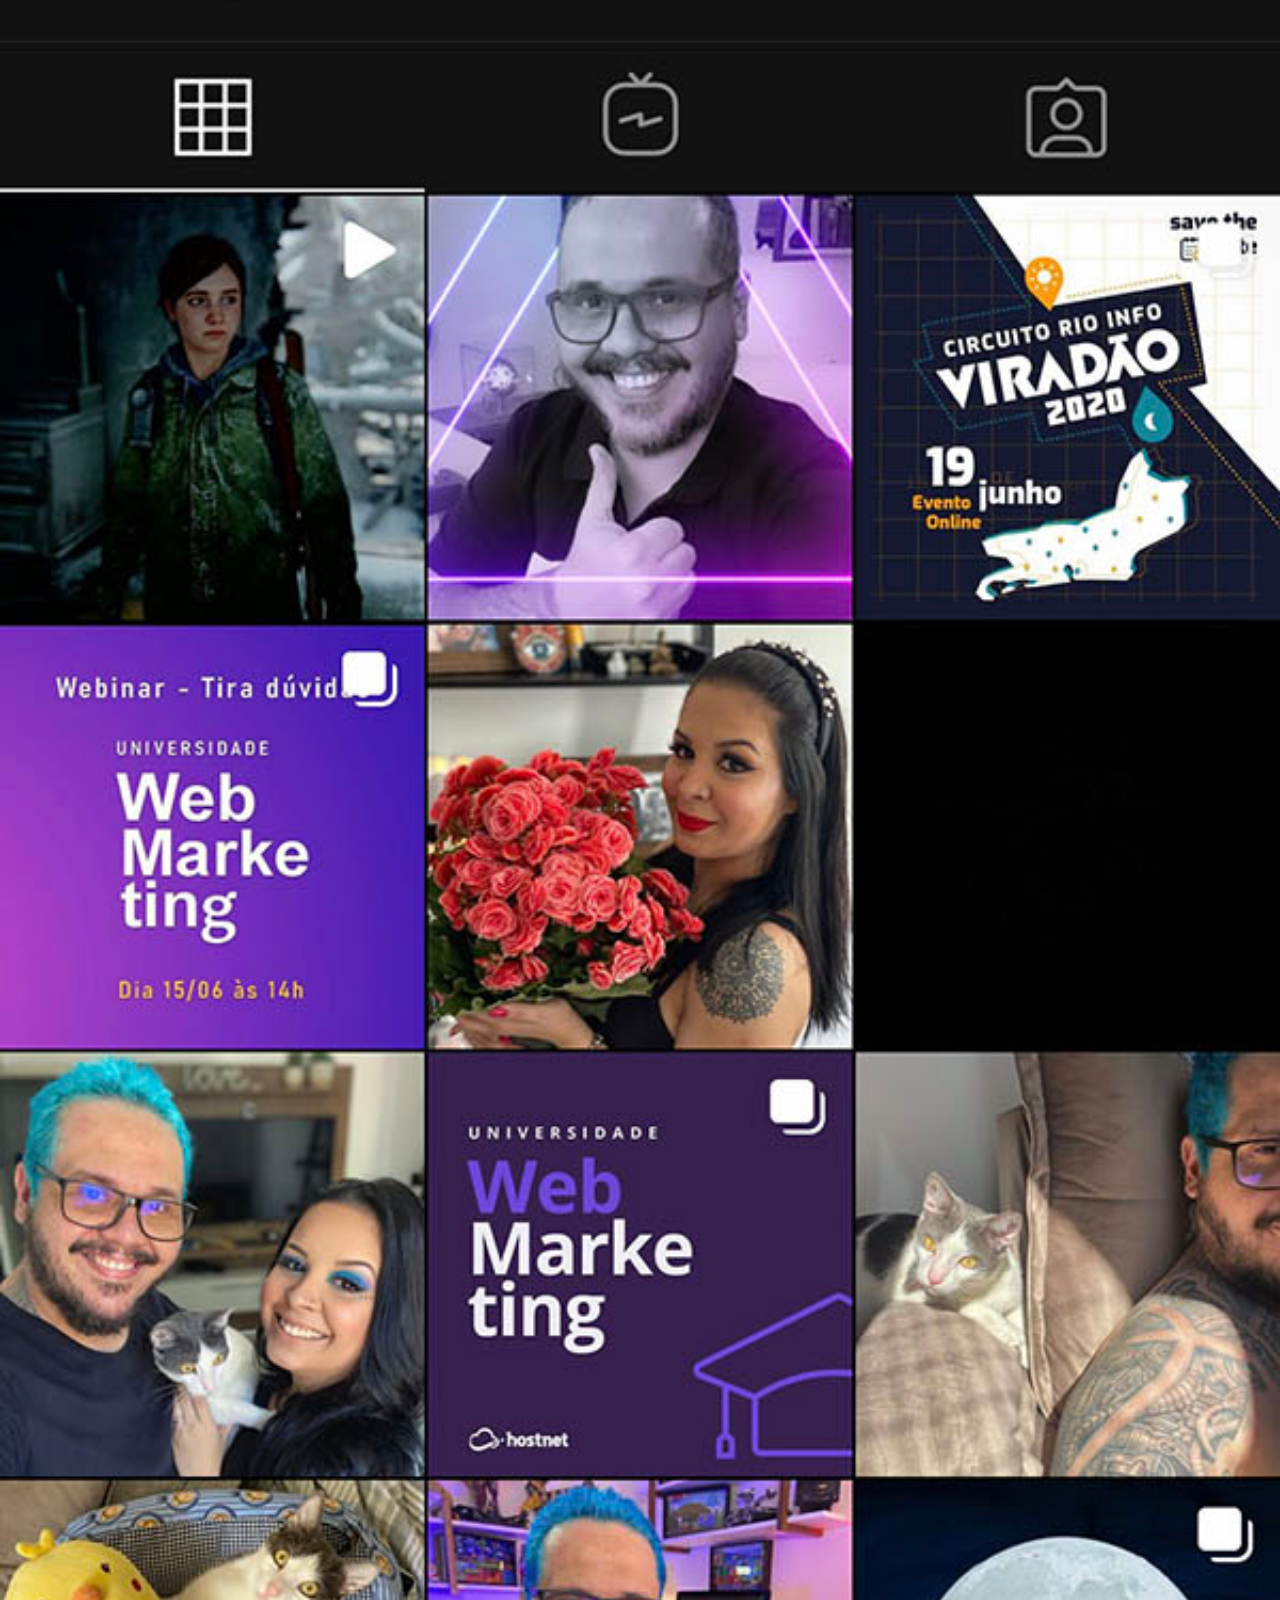
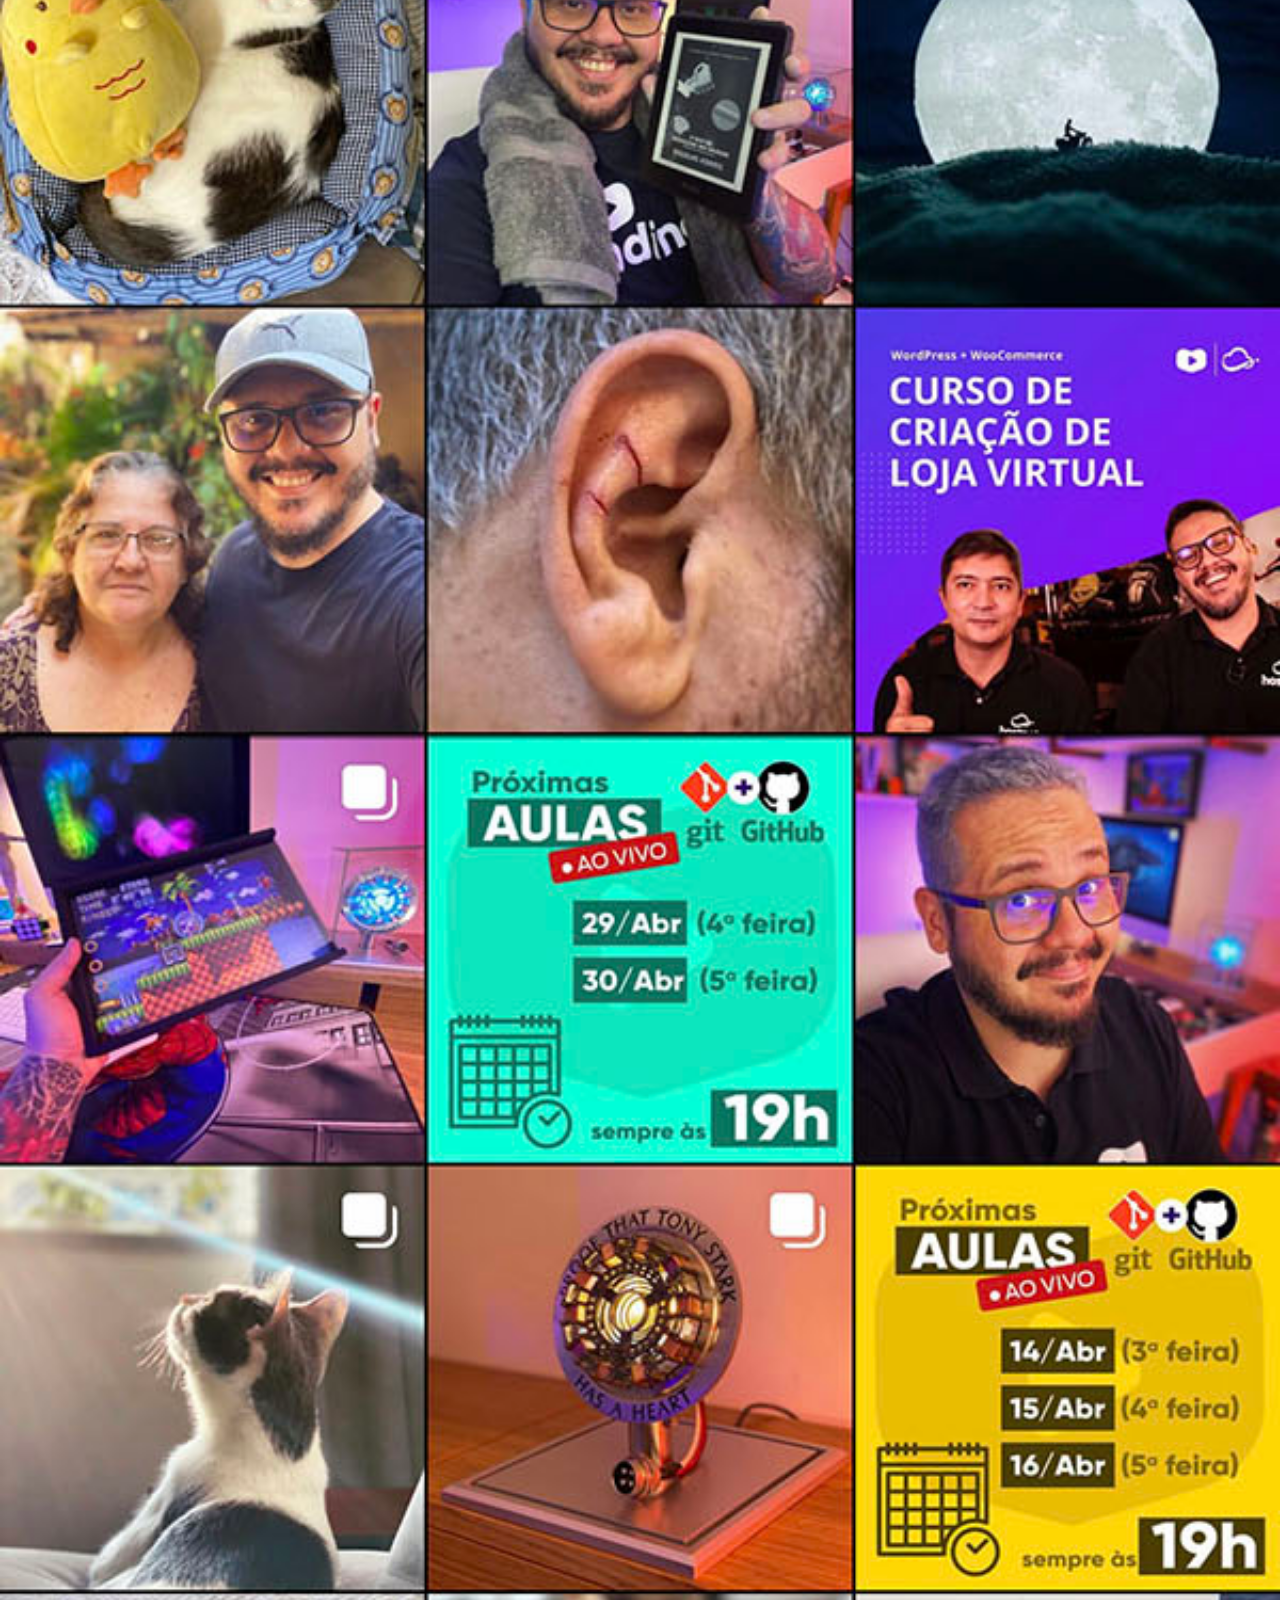
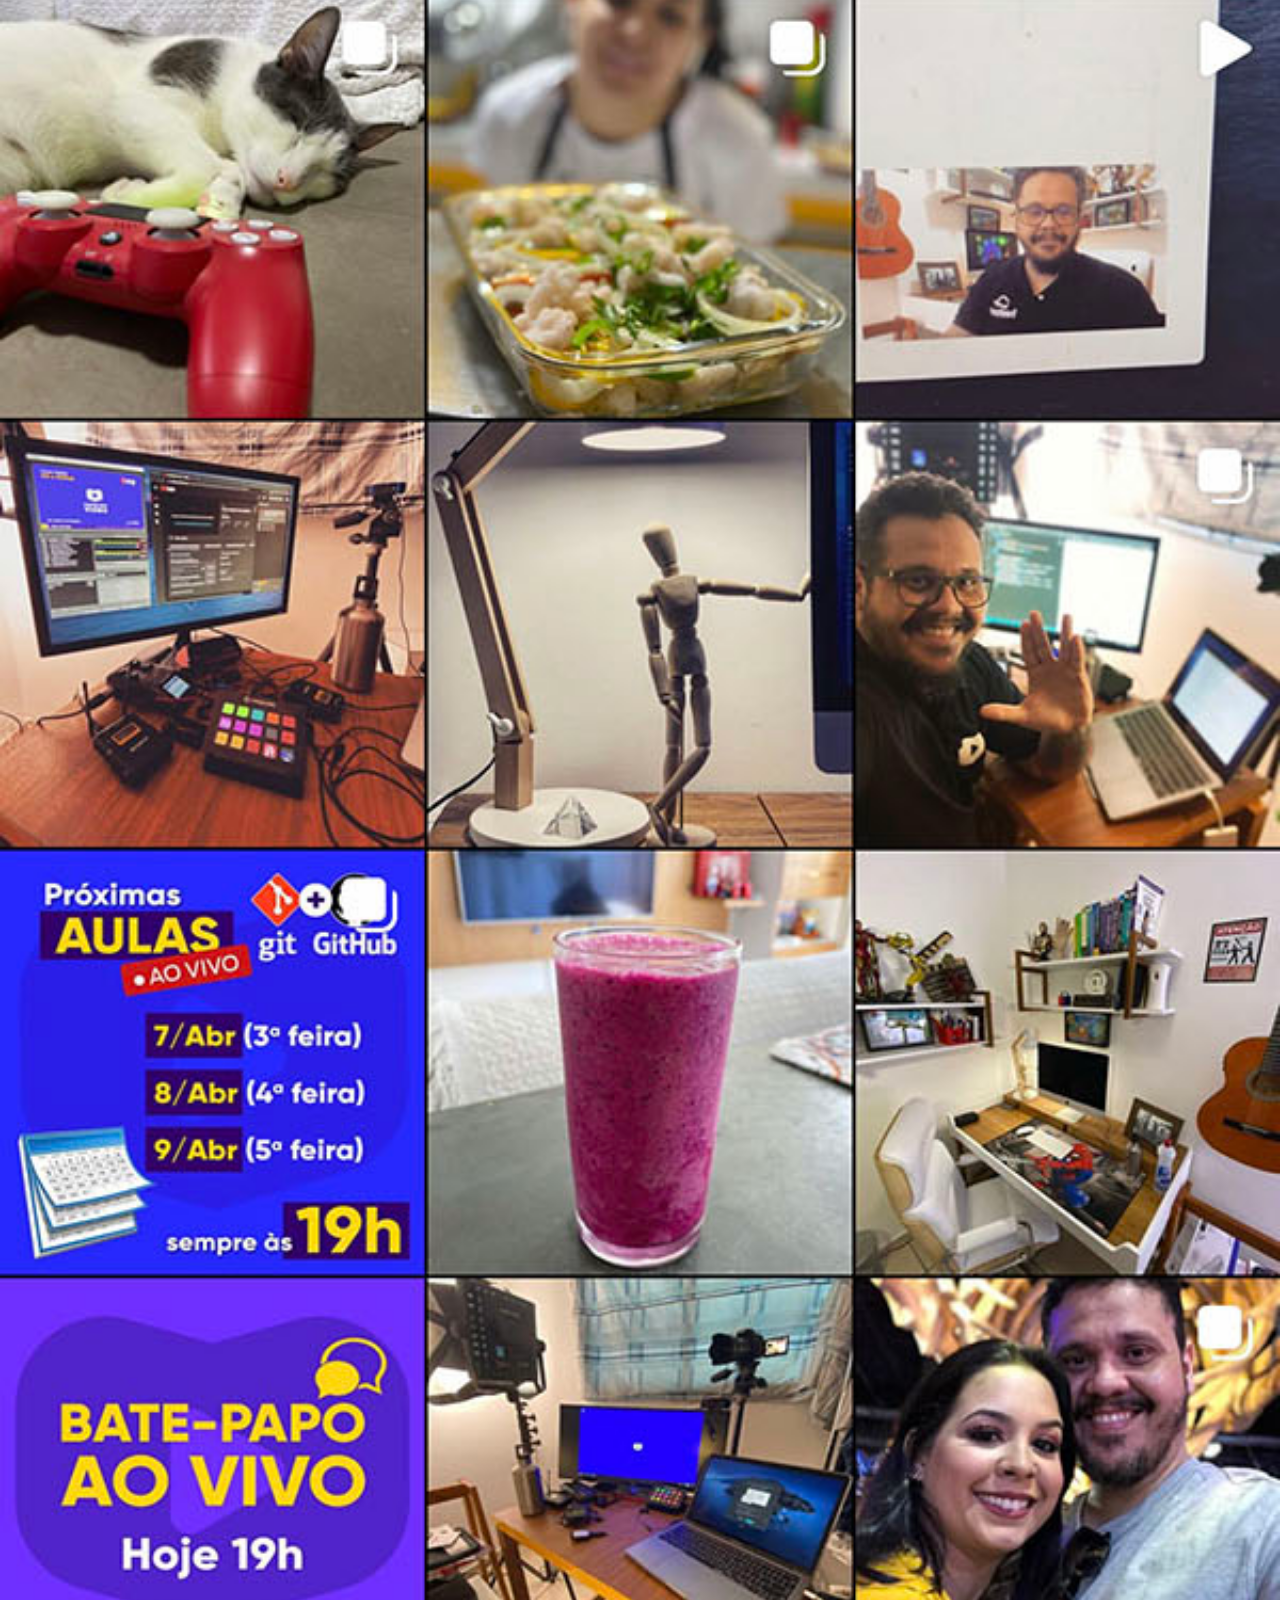
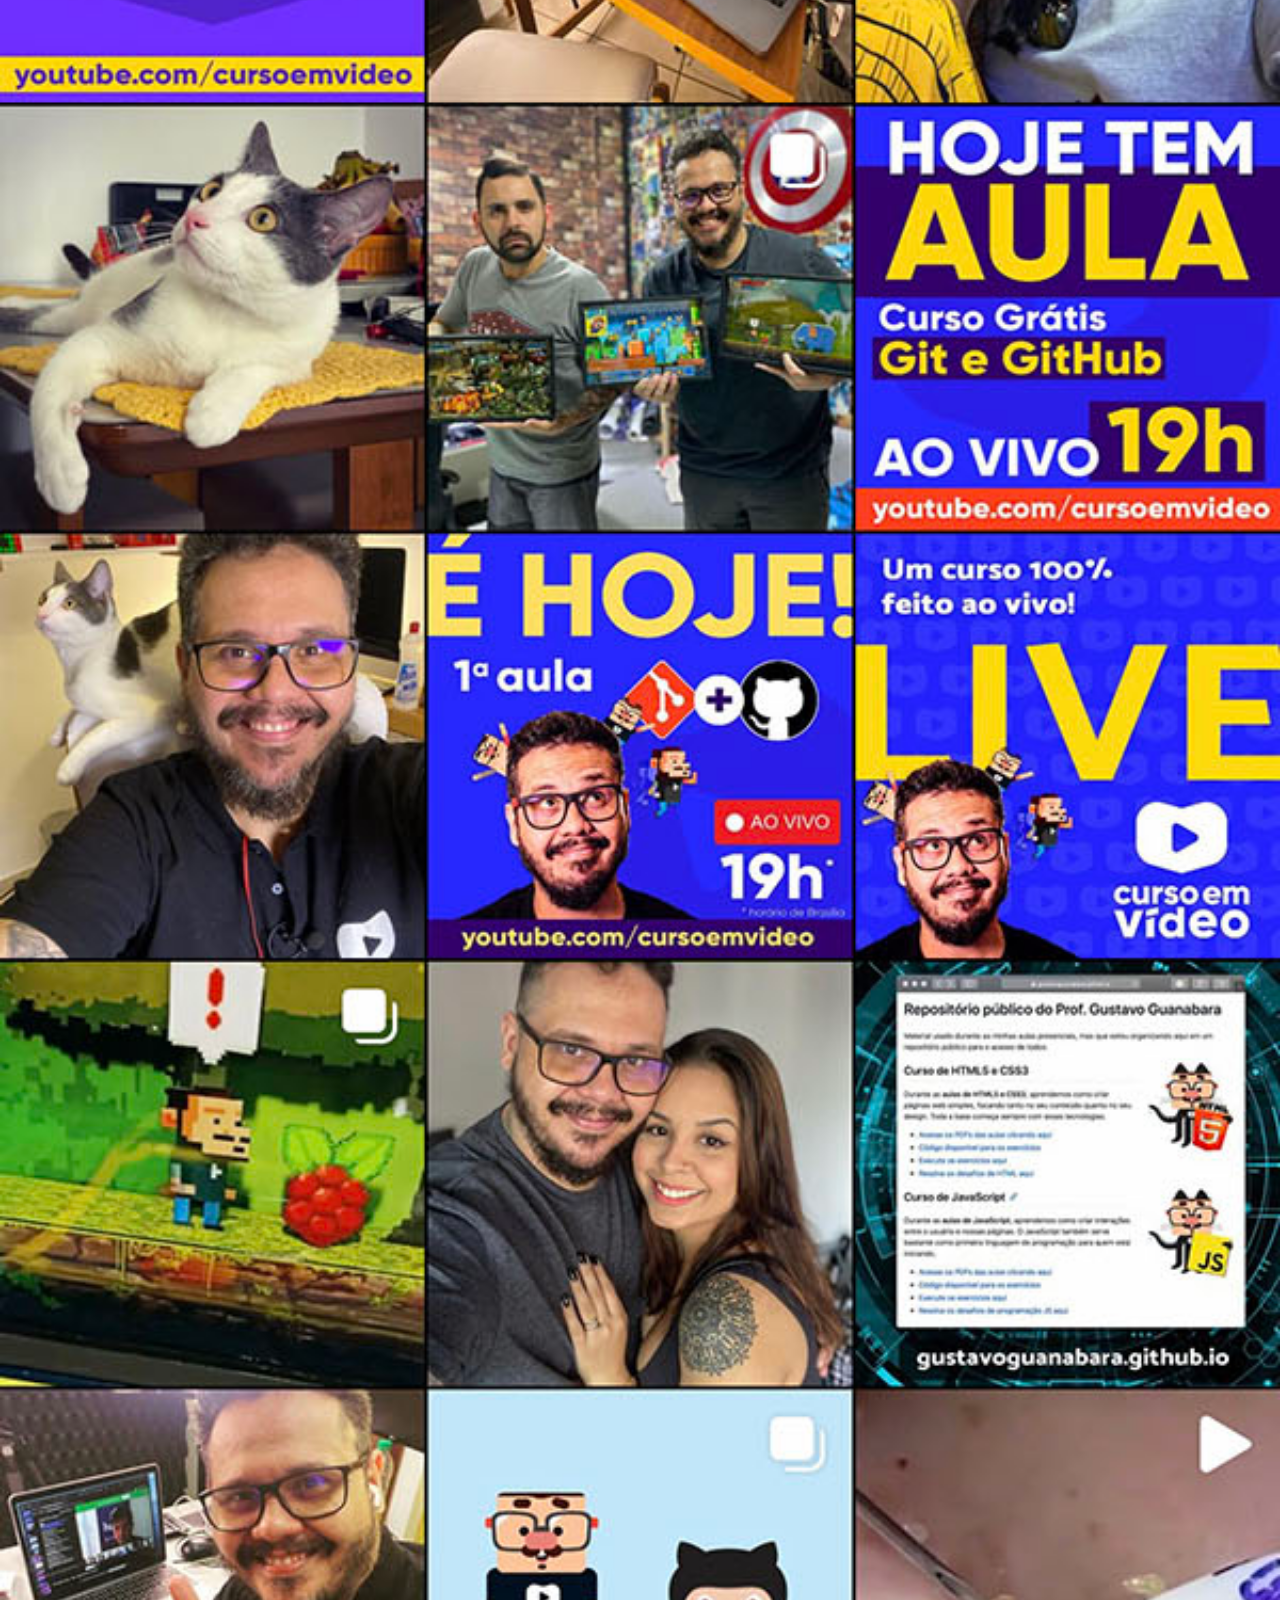
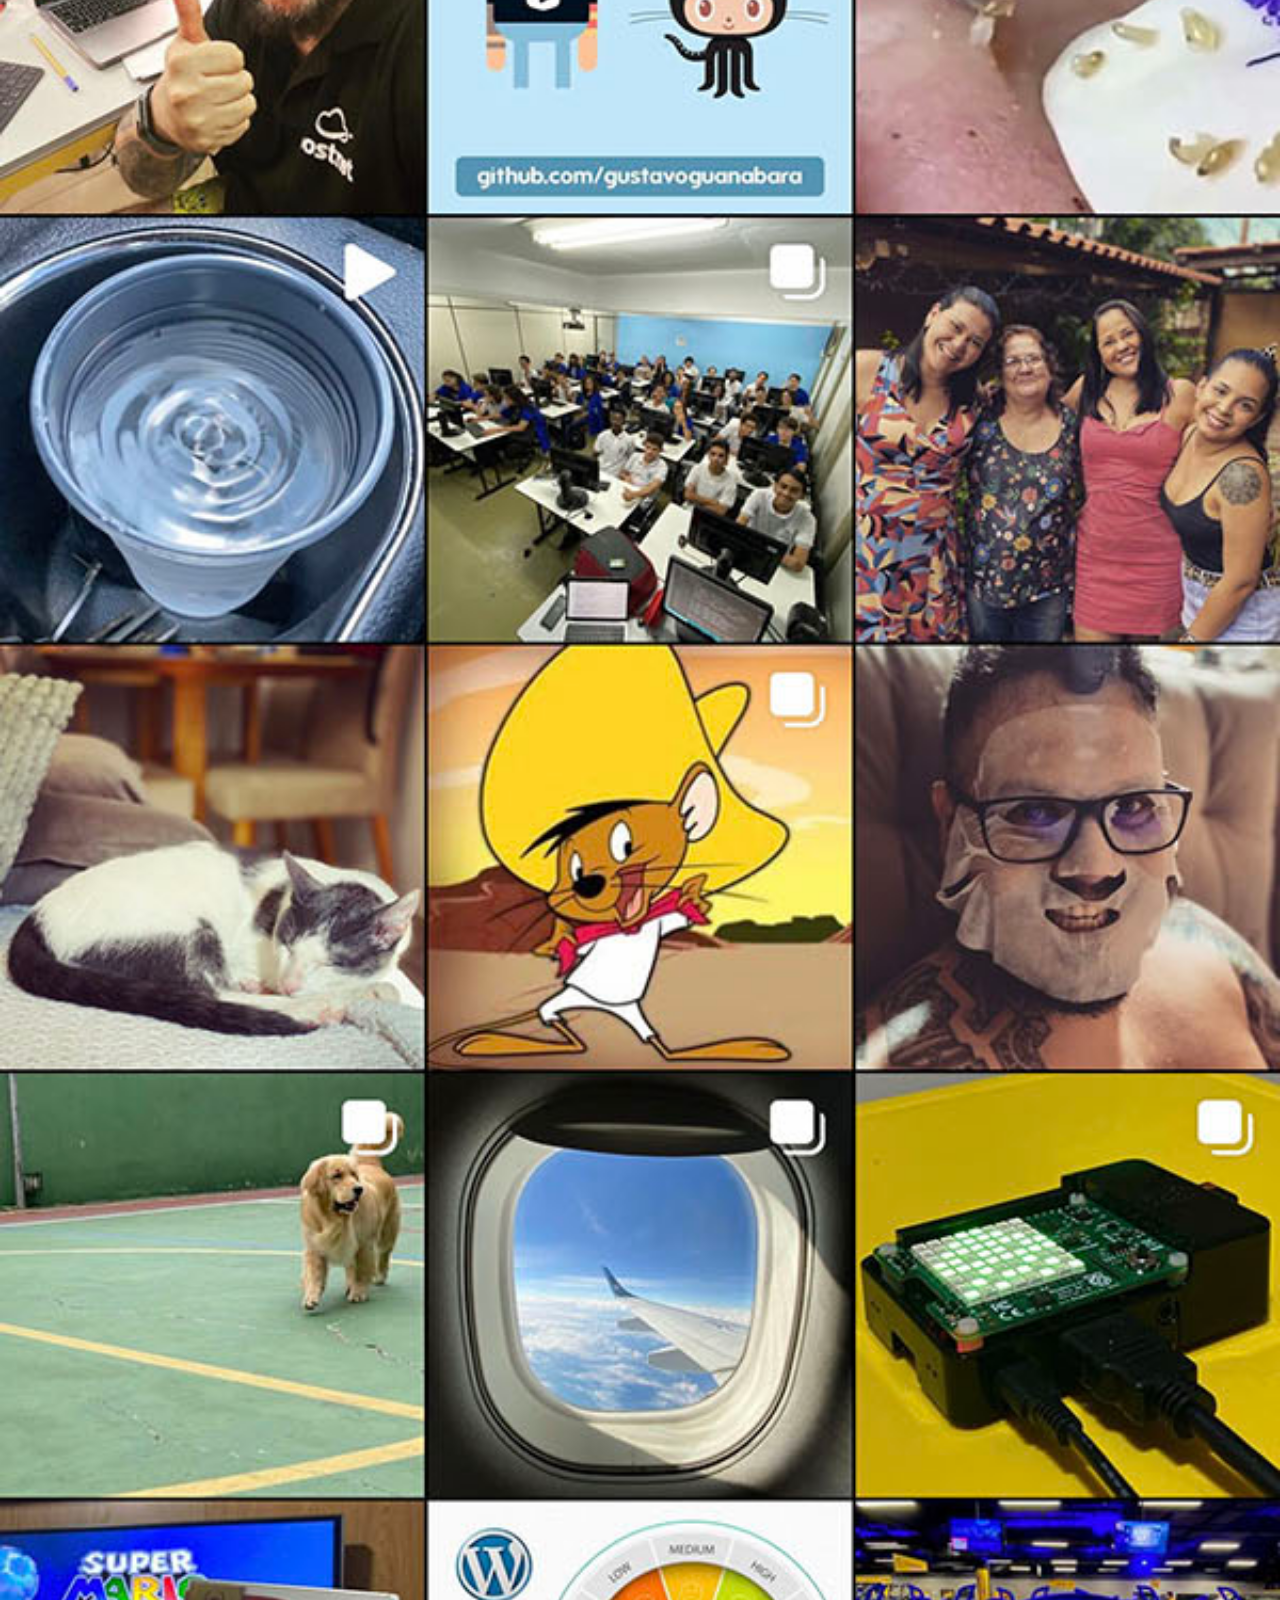
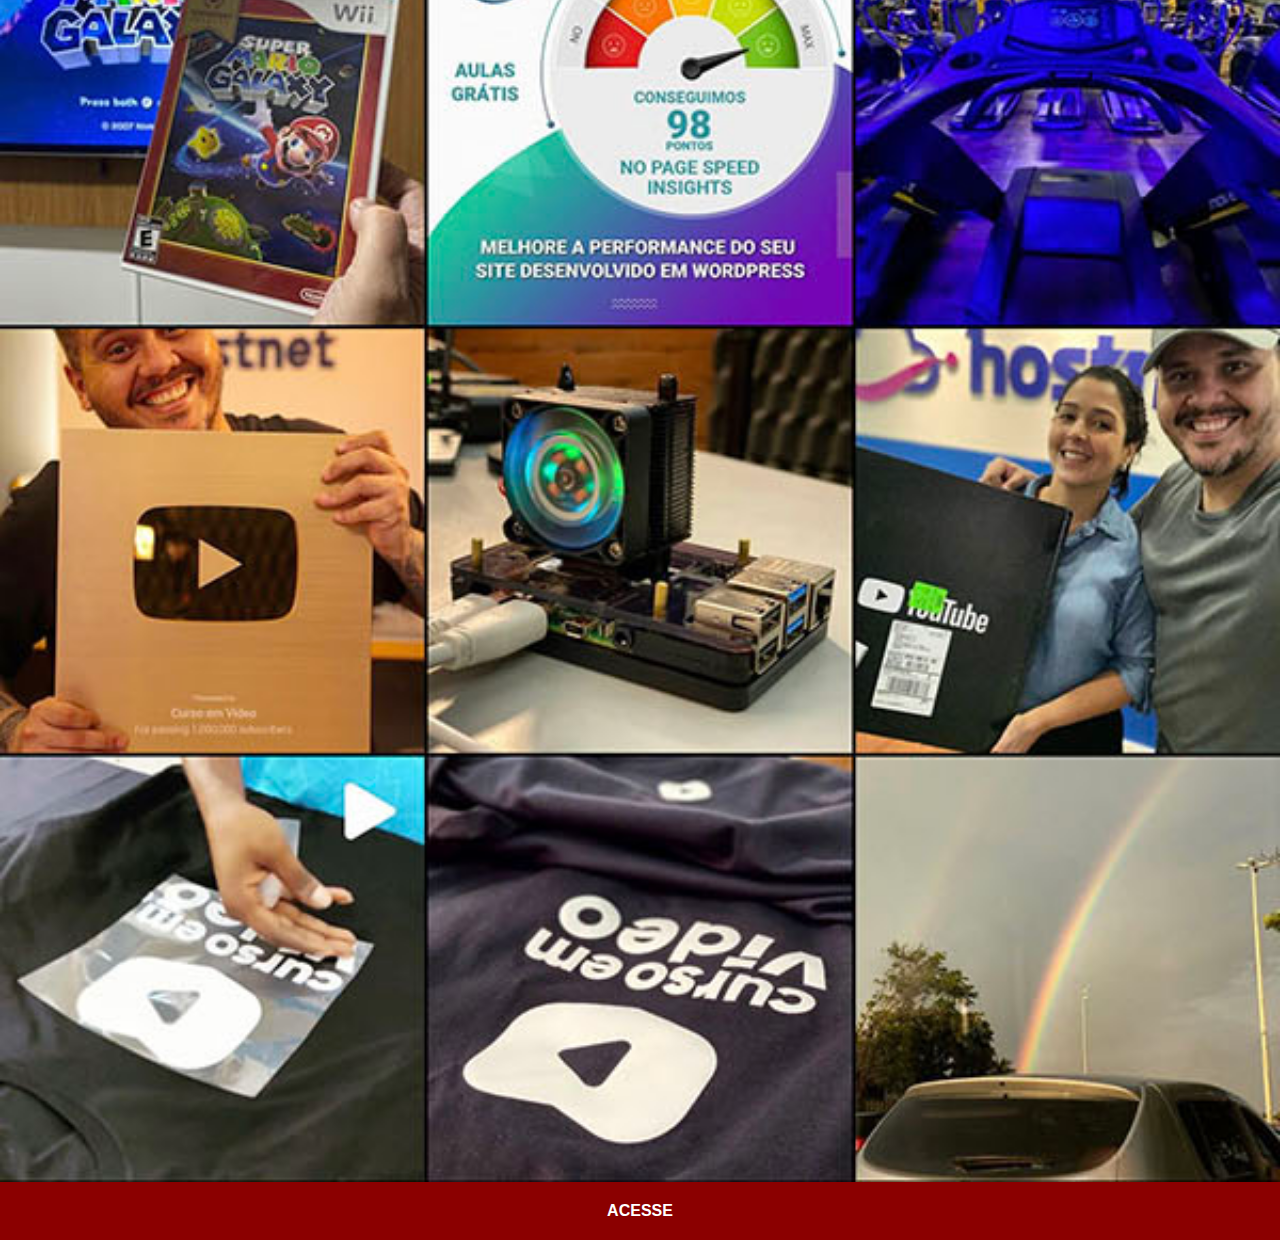
<file: instagram.html>
<!DOCTYPE html>
<html lang="pt-br">
<head>
    <meta charset="UTF-8">
    <meta name="viewport" content="width=device-width, initial-scale=1.0">
    <link rel="stylesheet" href="estilos/social.css">
    <title>youtube</title>
</head>
<body>
    <img src="imagens/tela-instagram.jpg" alt="youtube">
    <a href="https://www.instagram.com/brunogarbato" target="_blank">ACESSE</a>
</body>
</html>
</file>
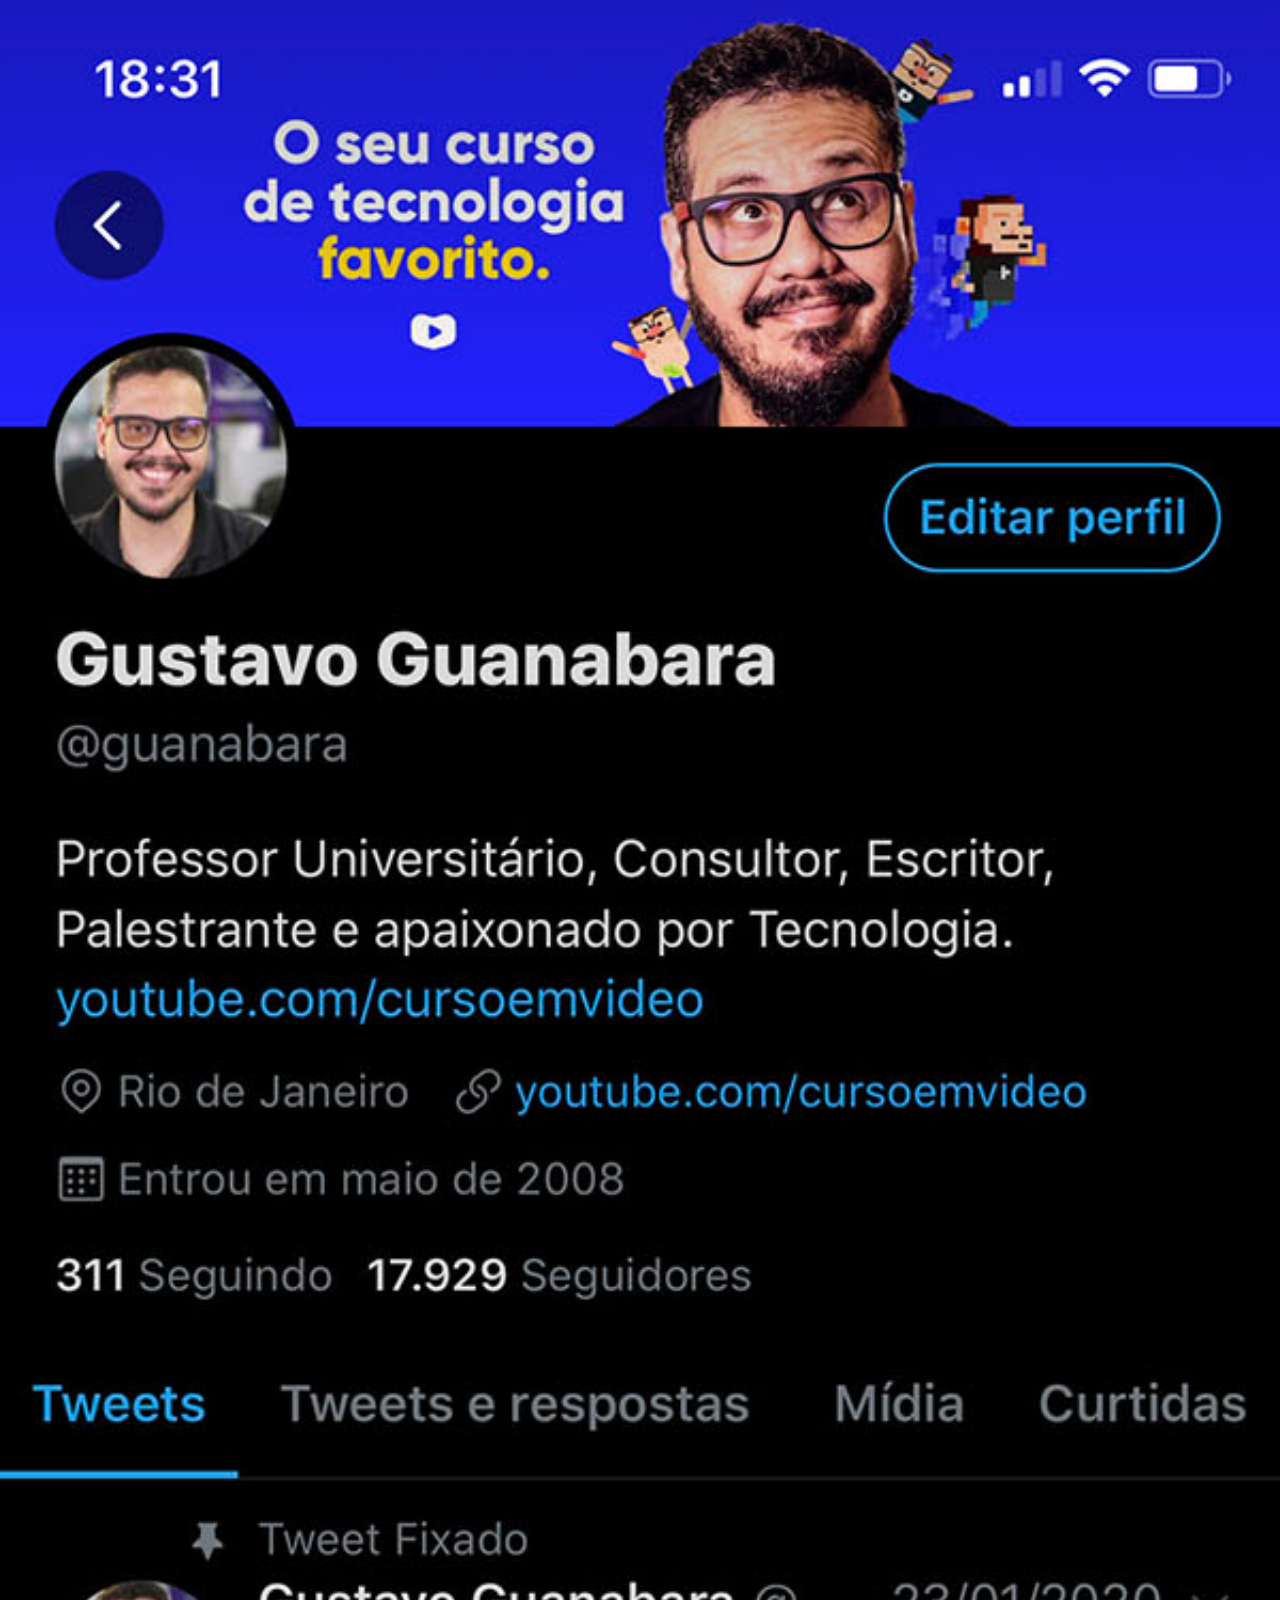
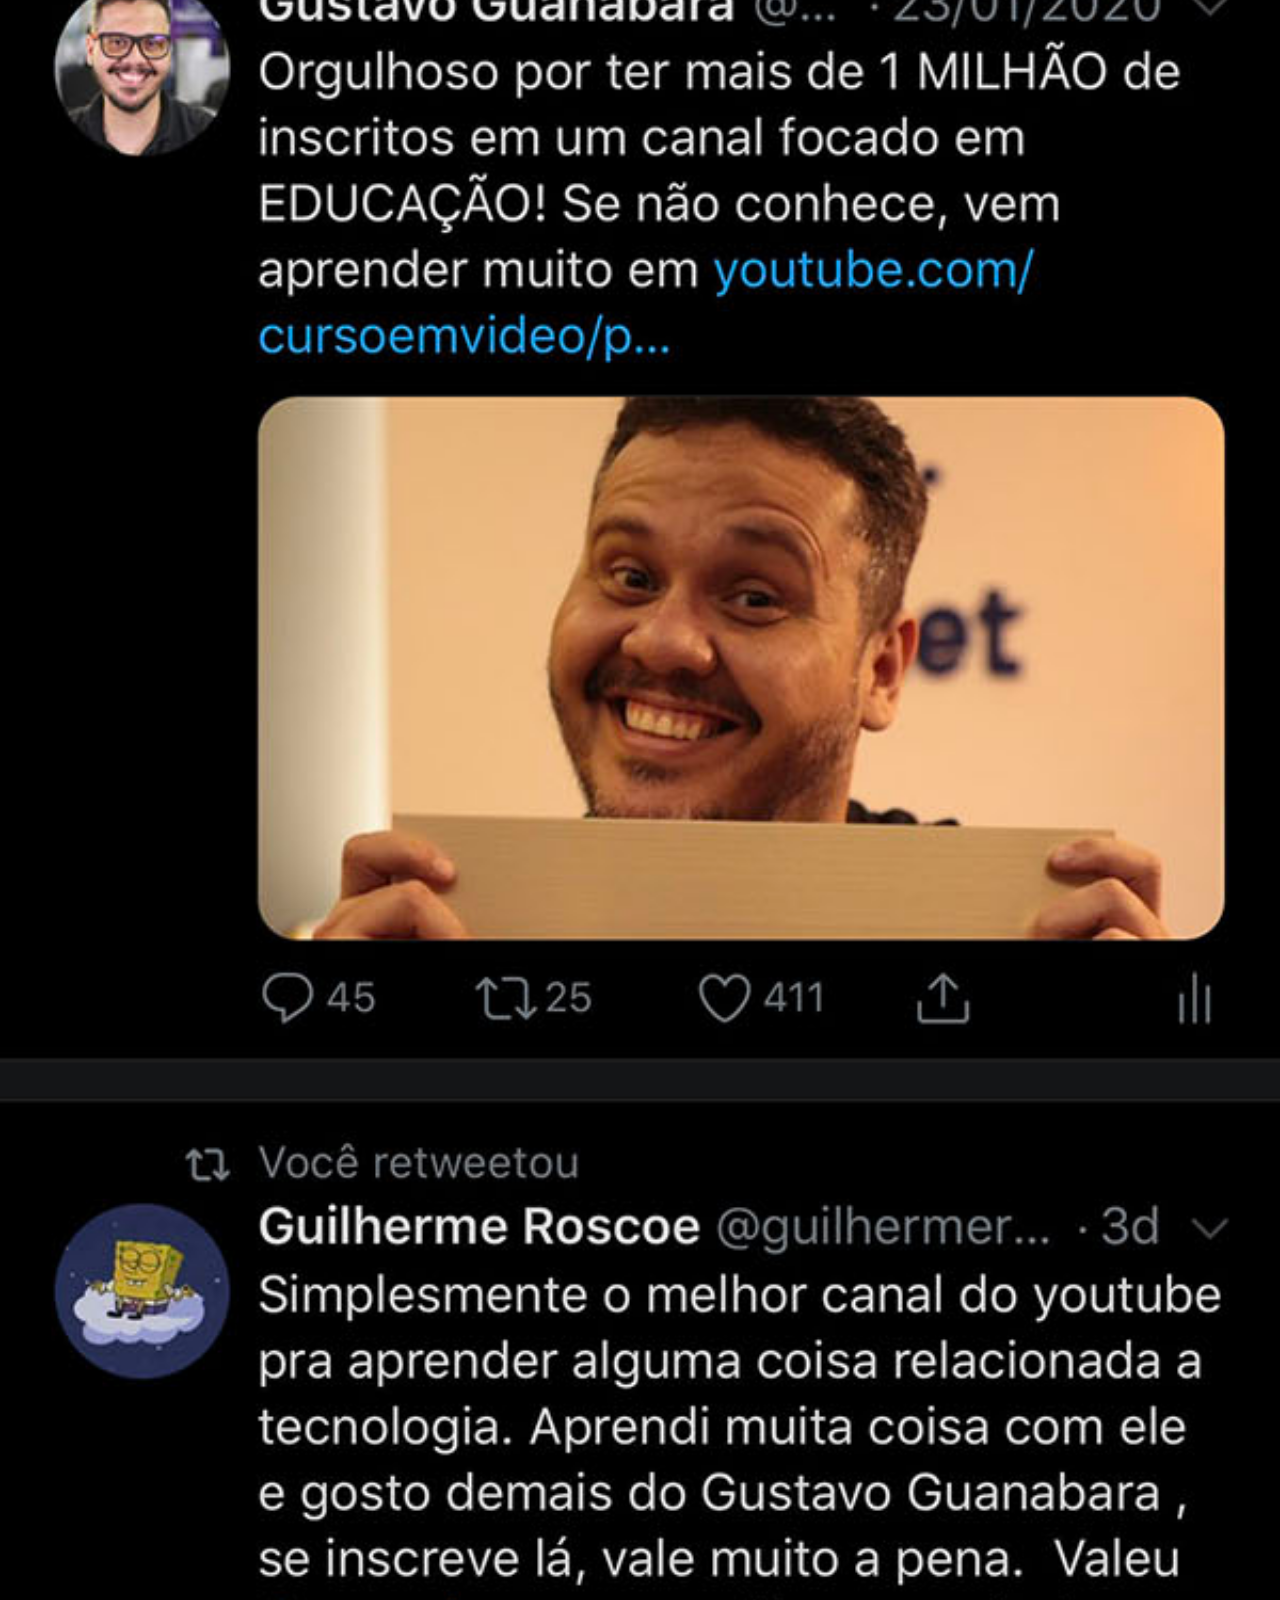
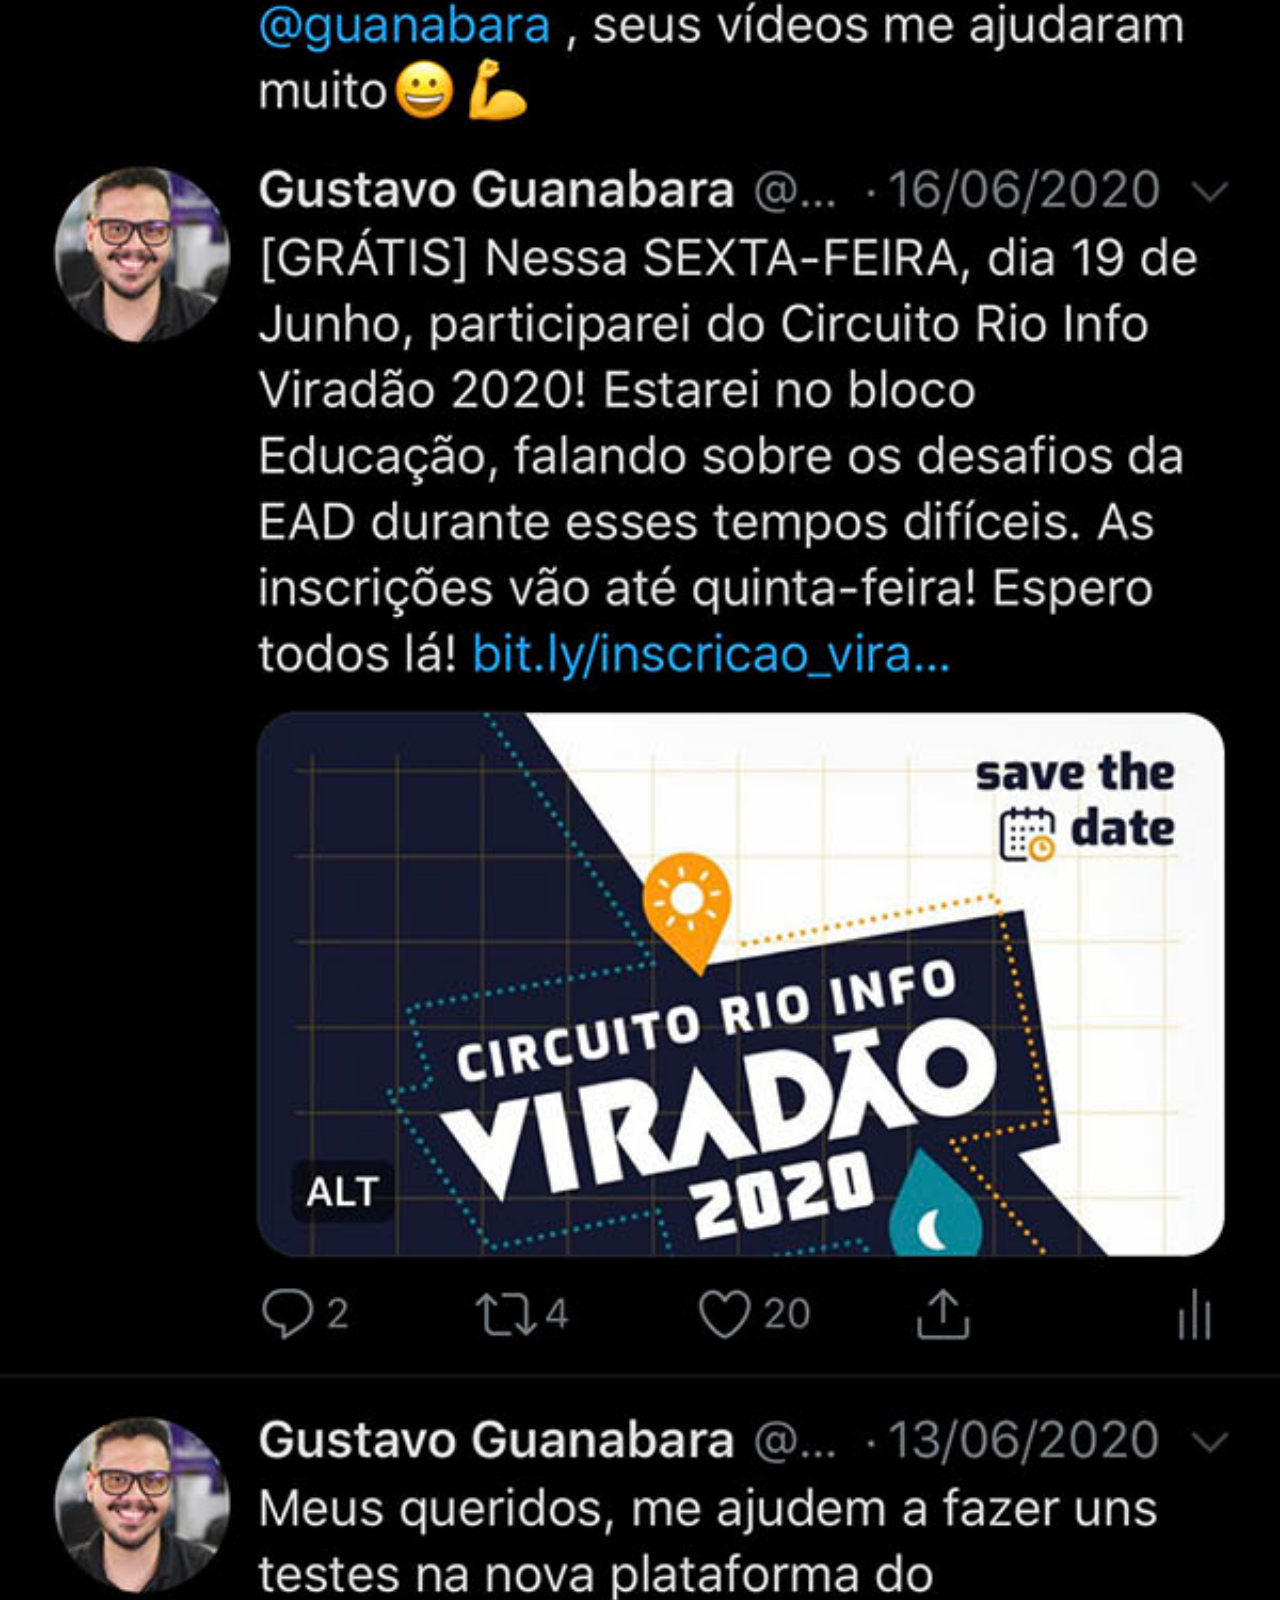
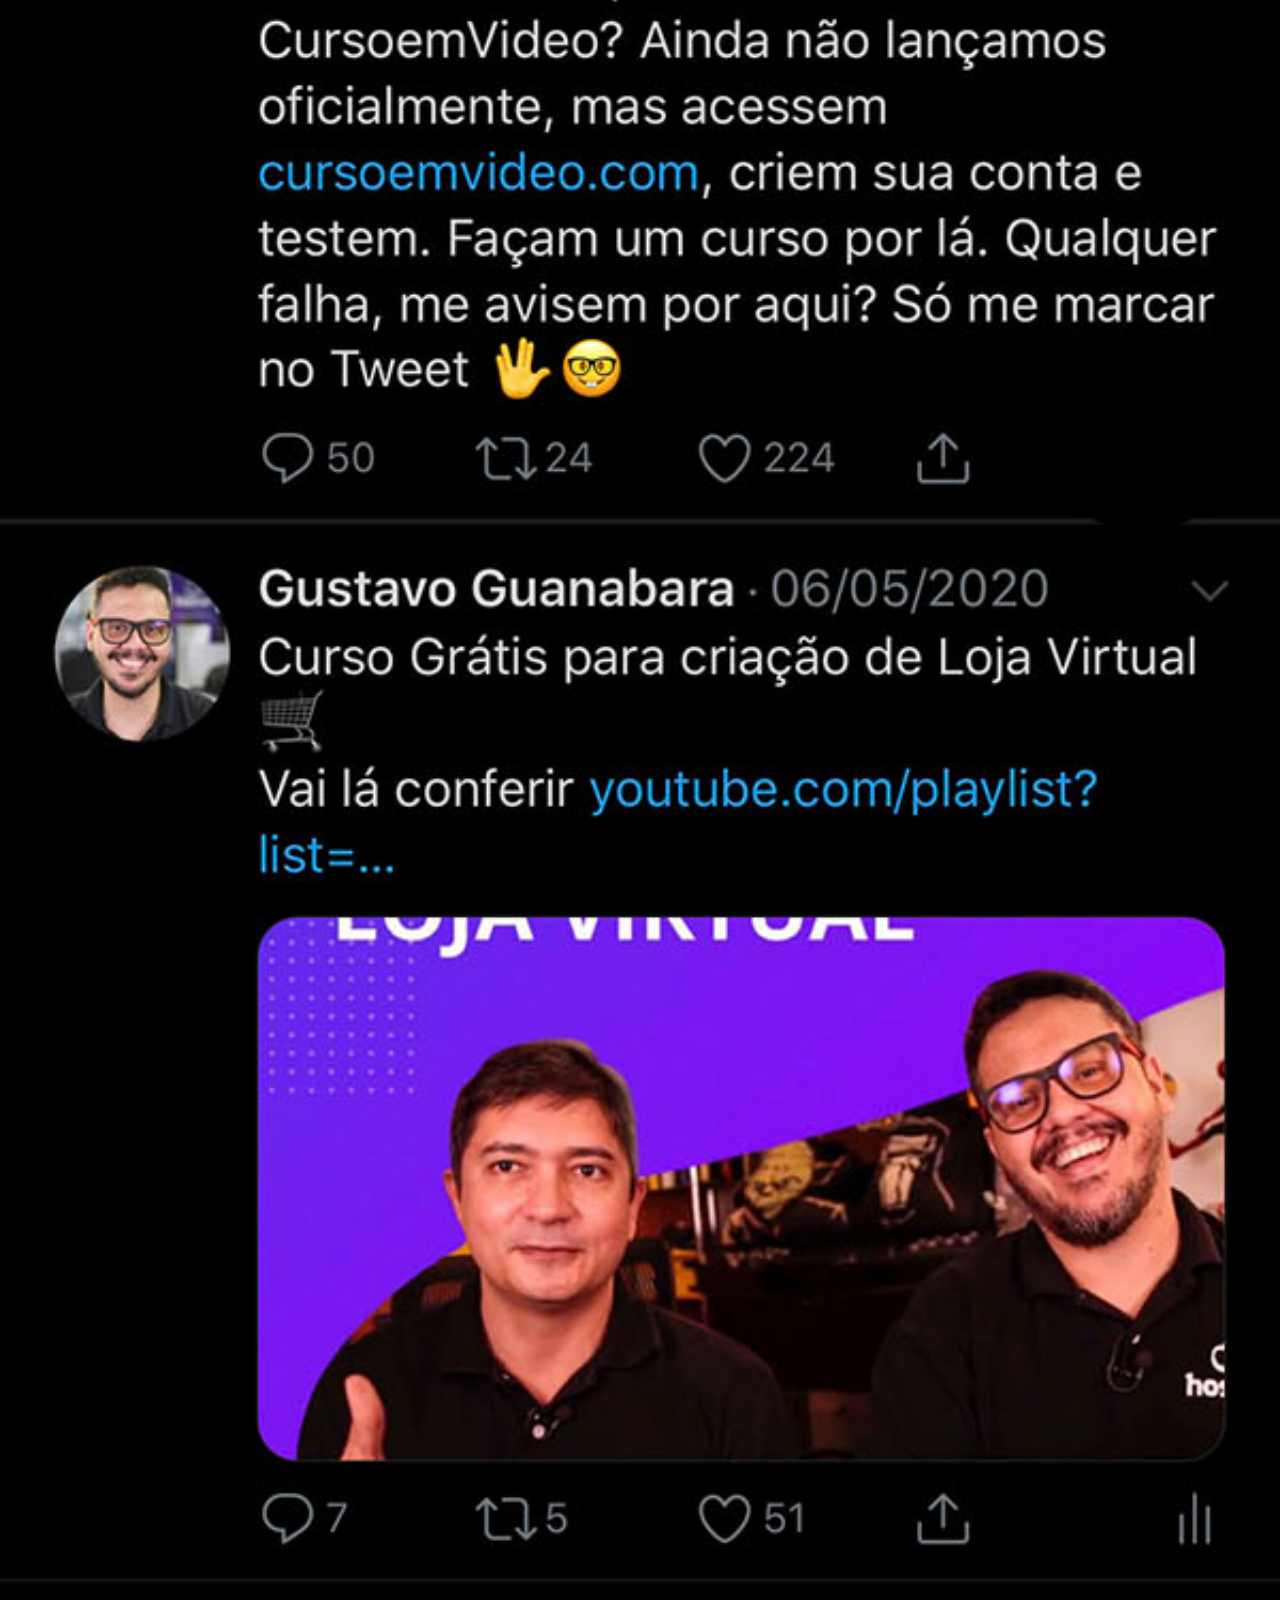
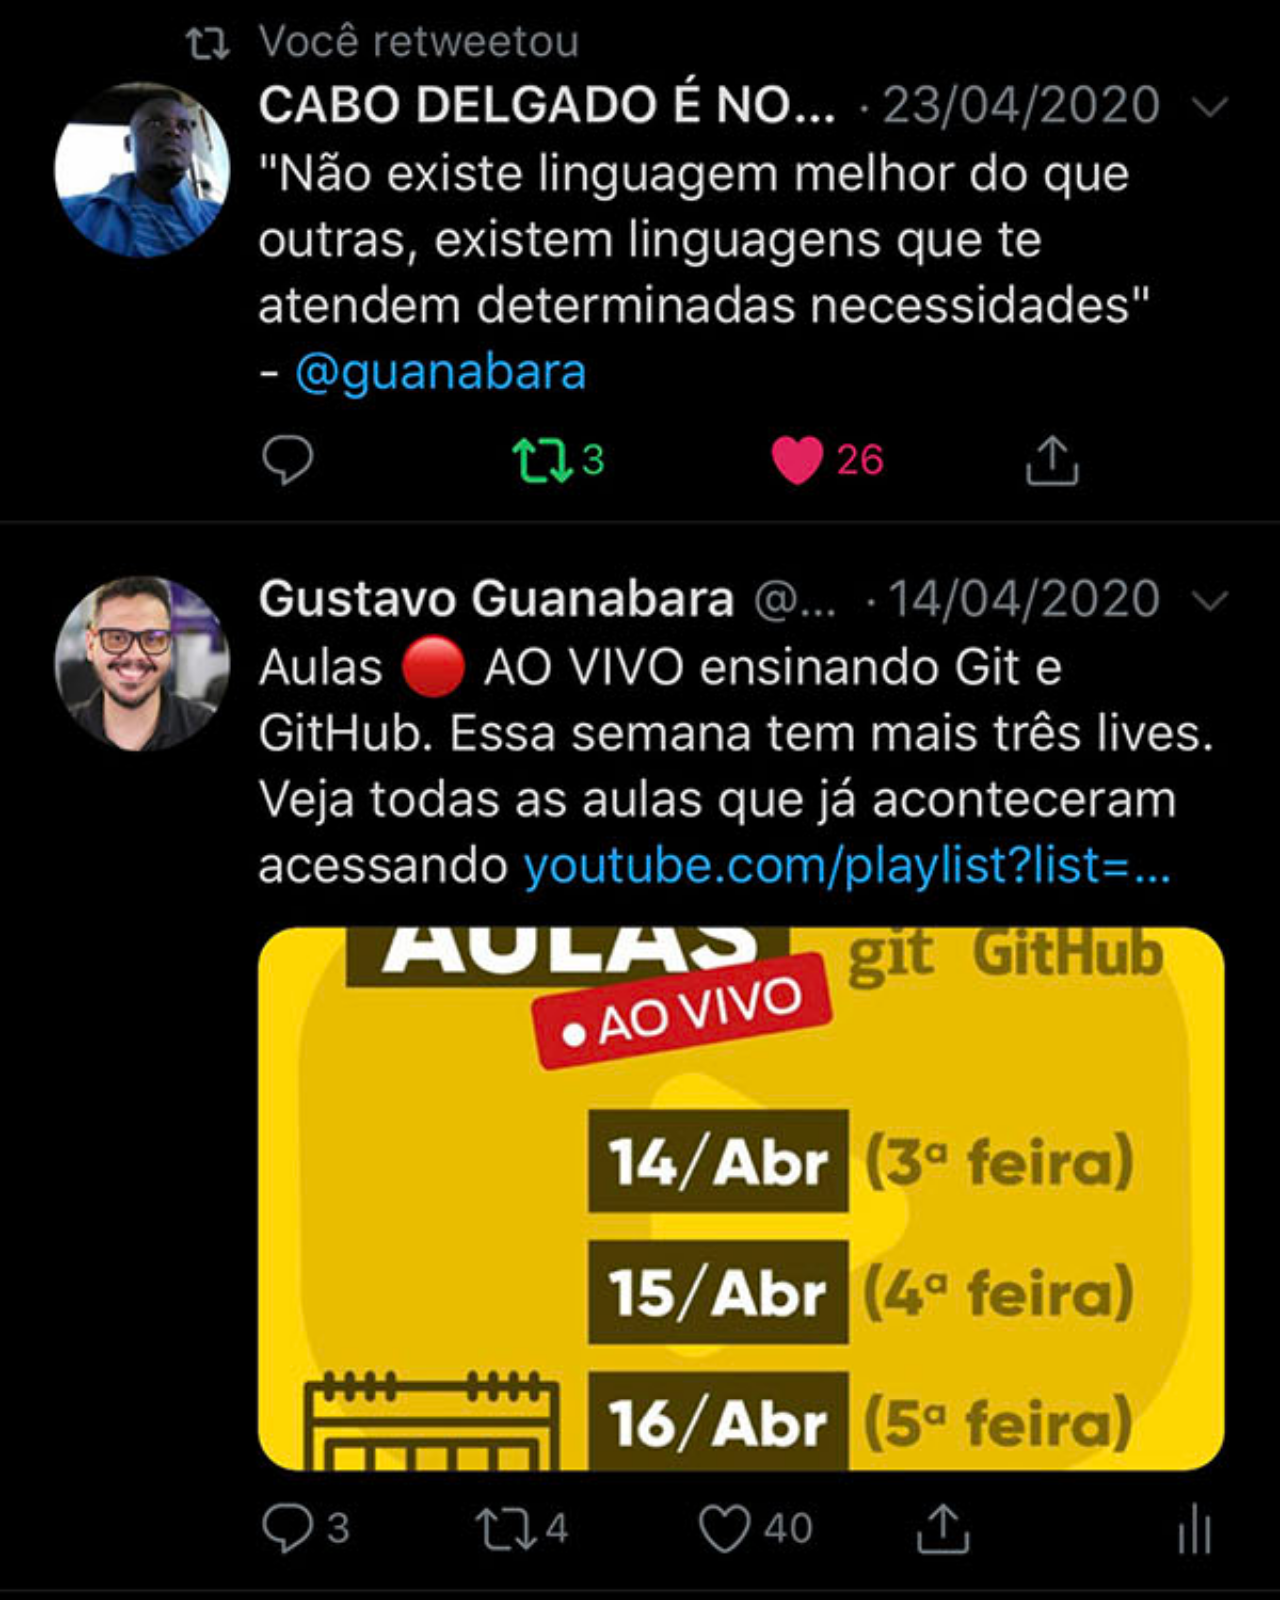
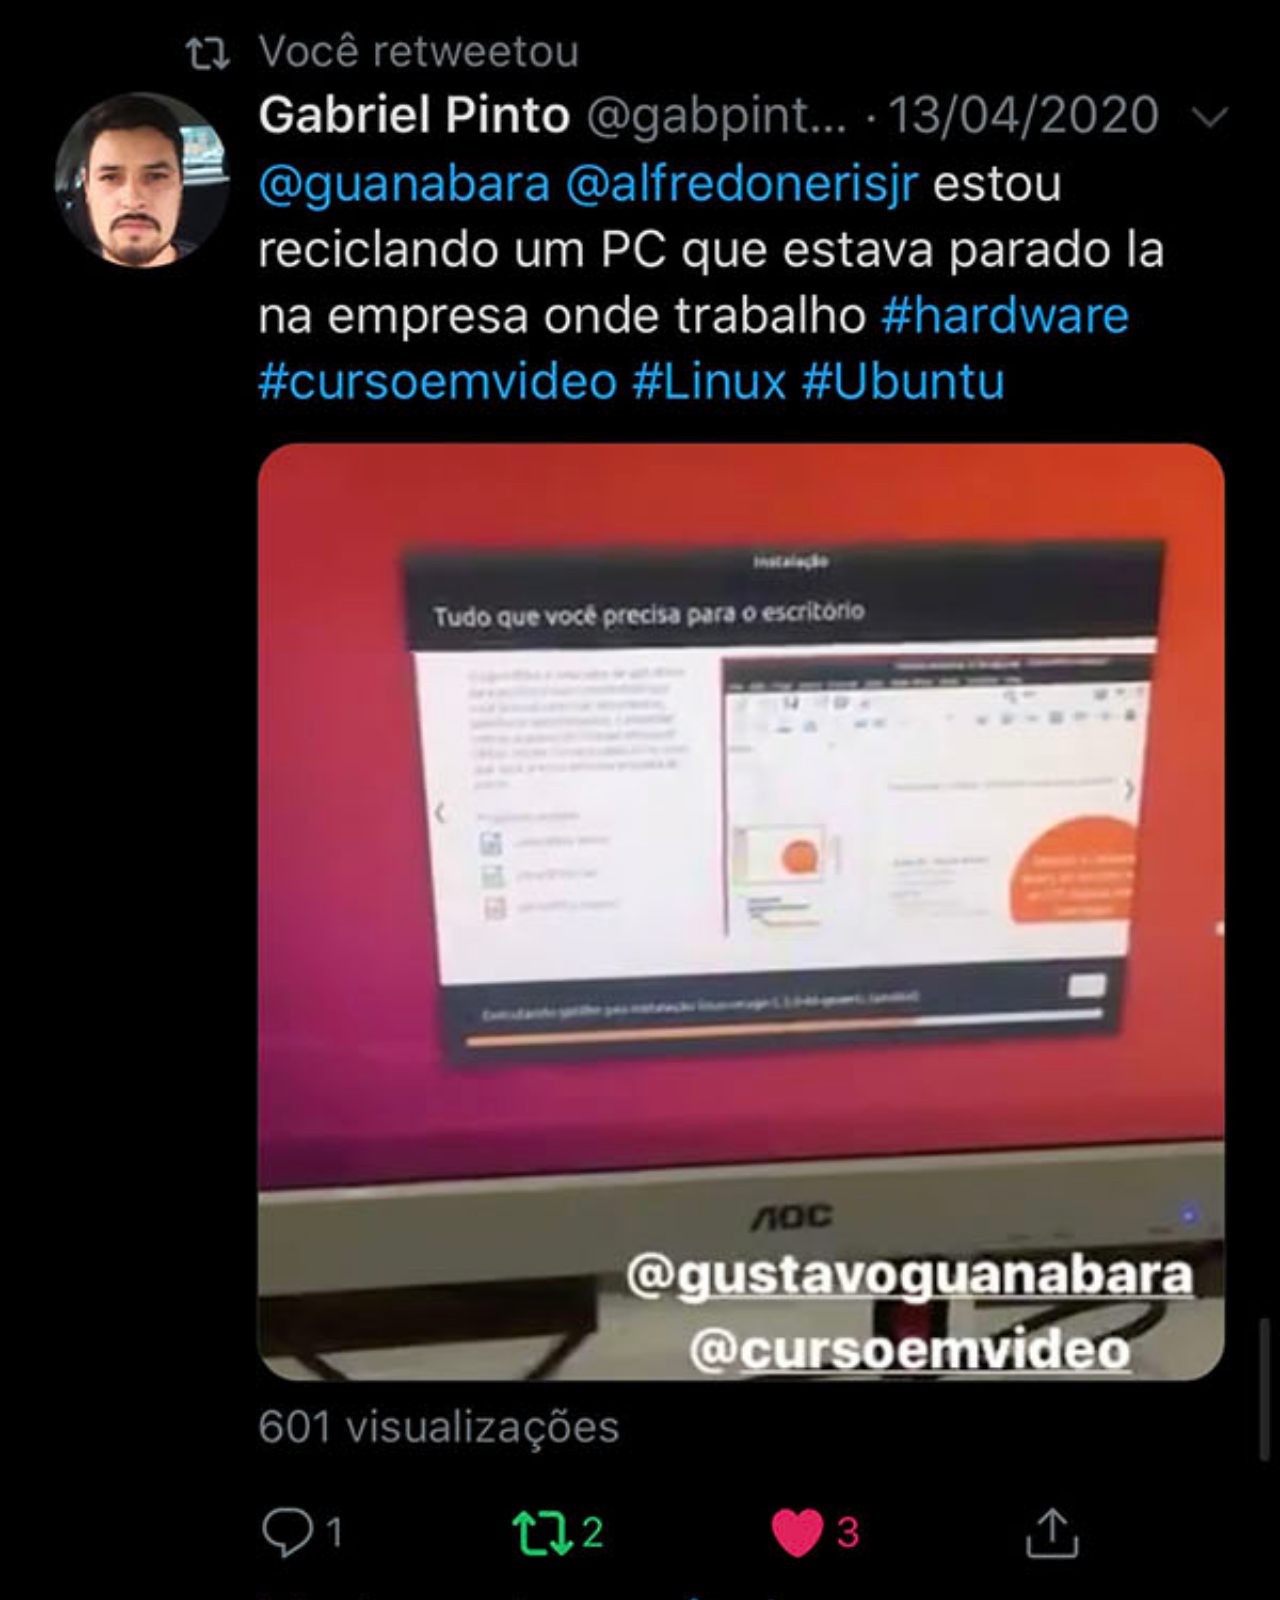
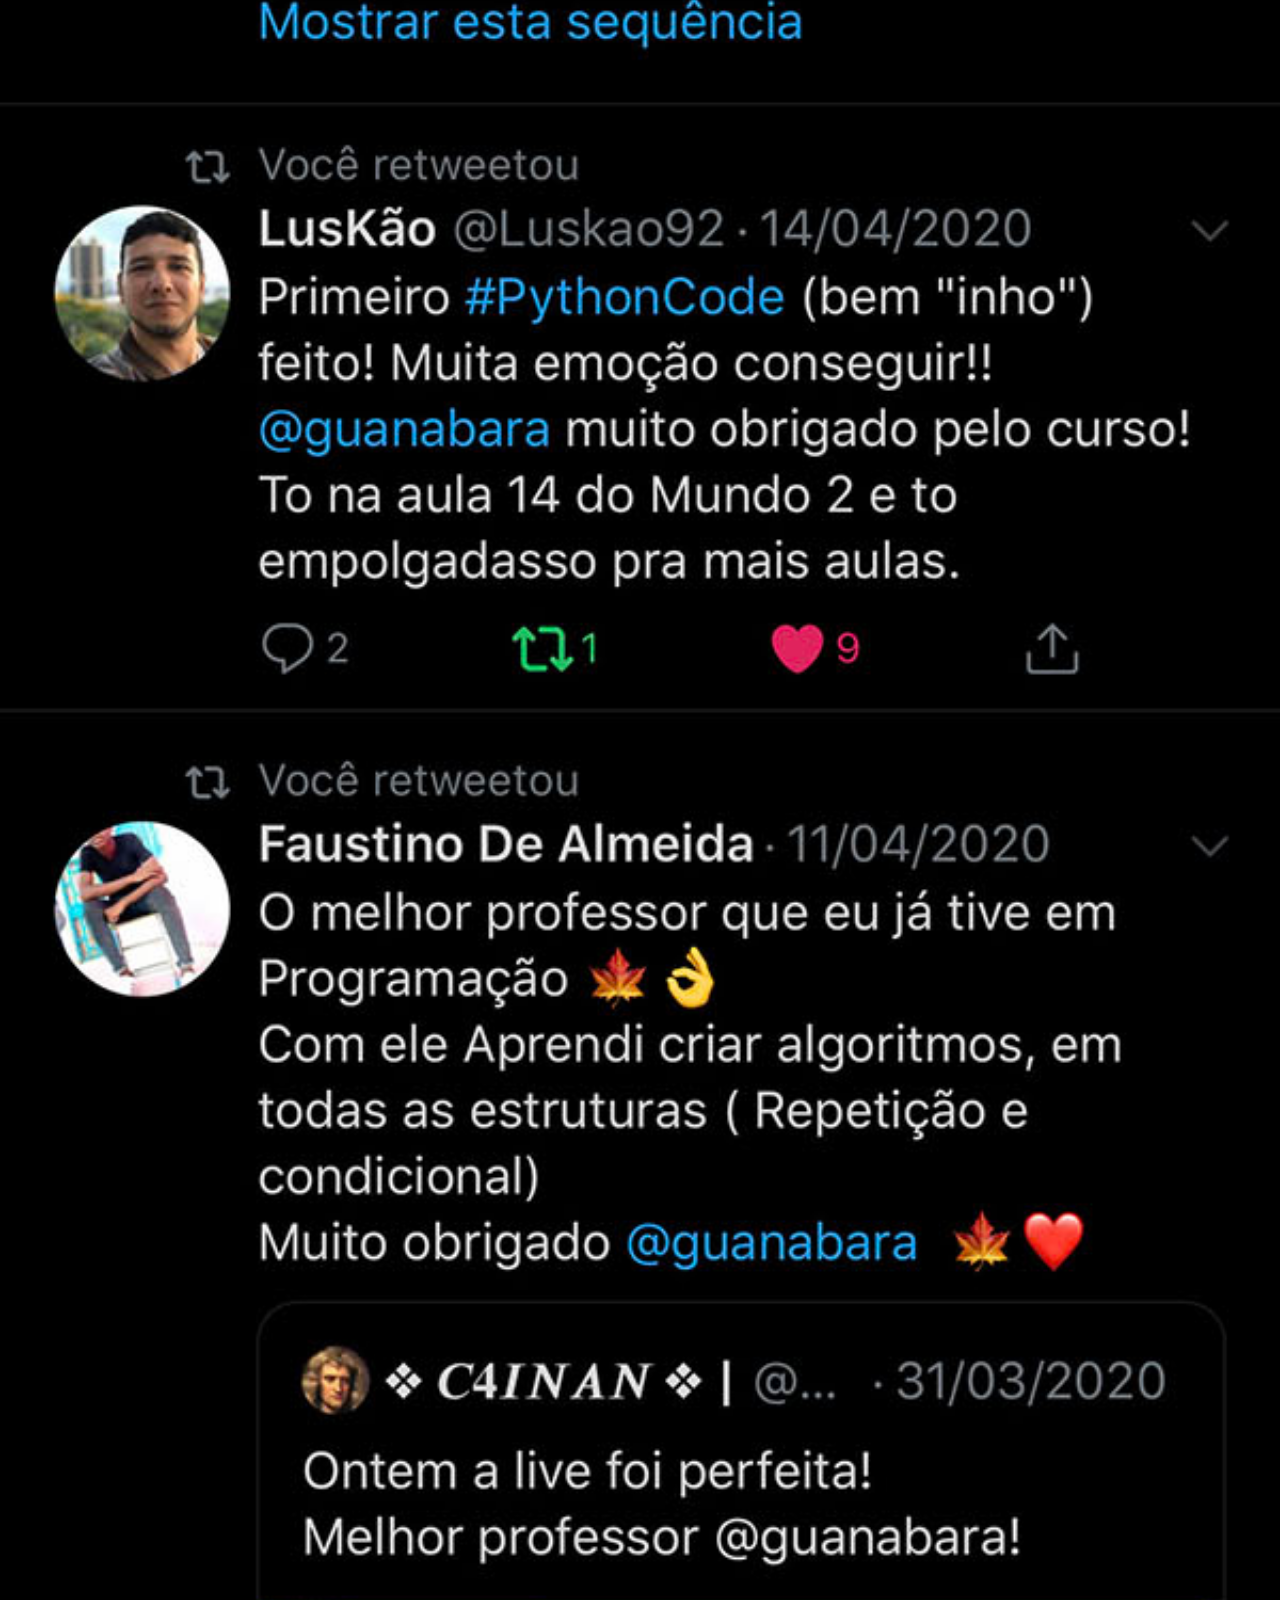
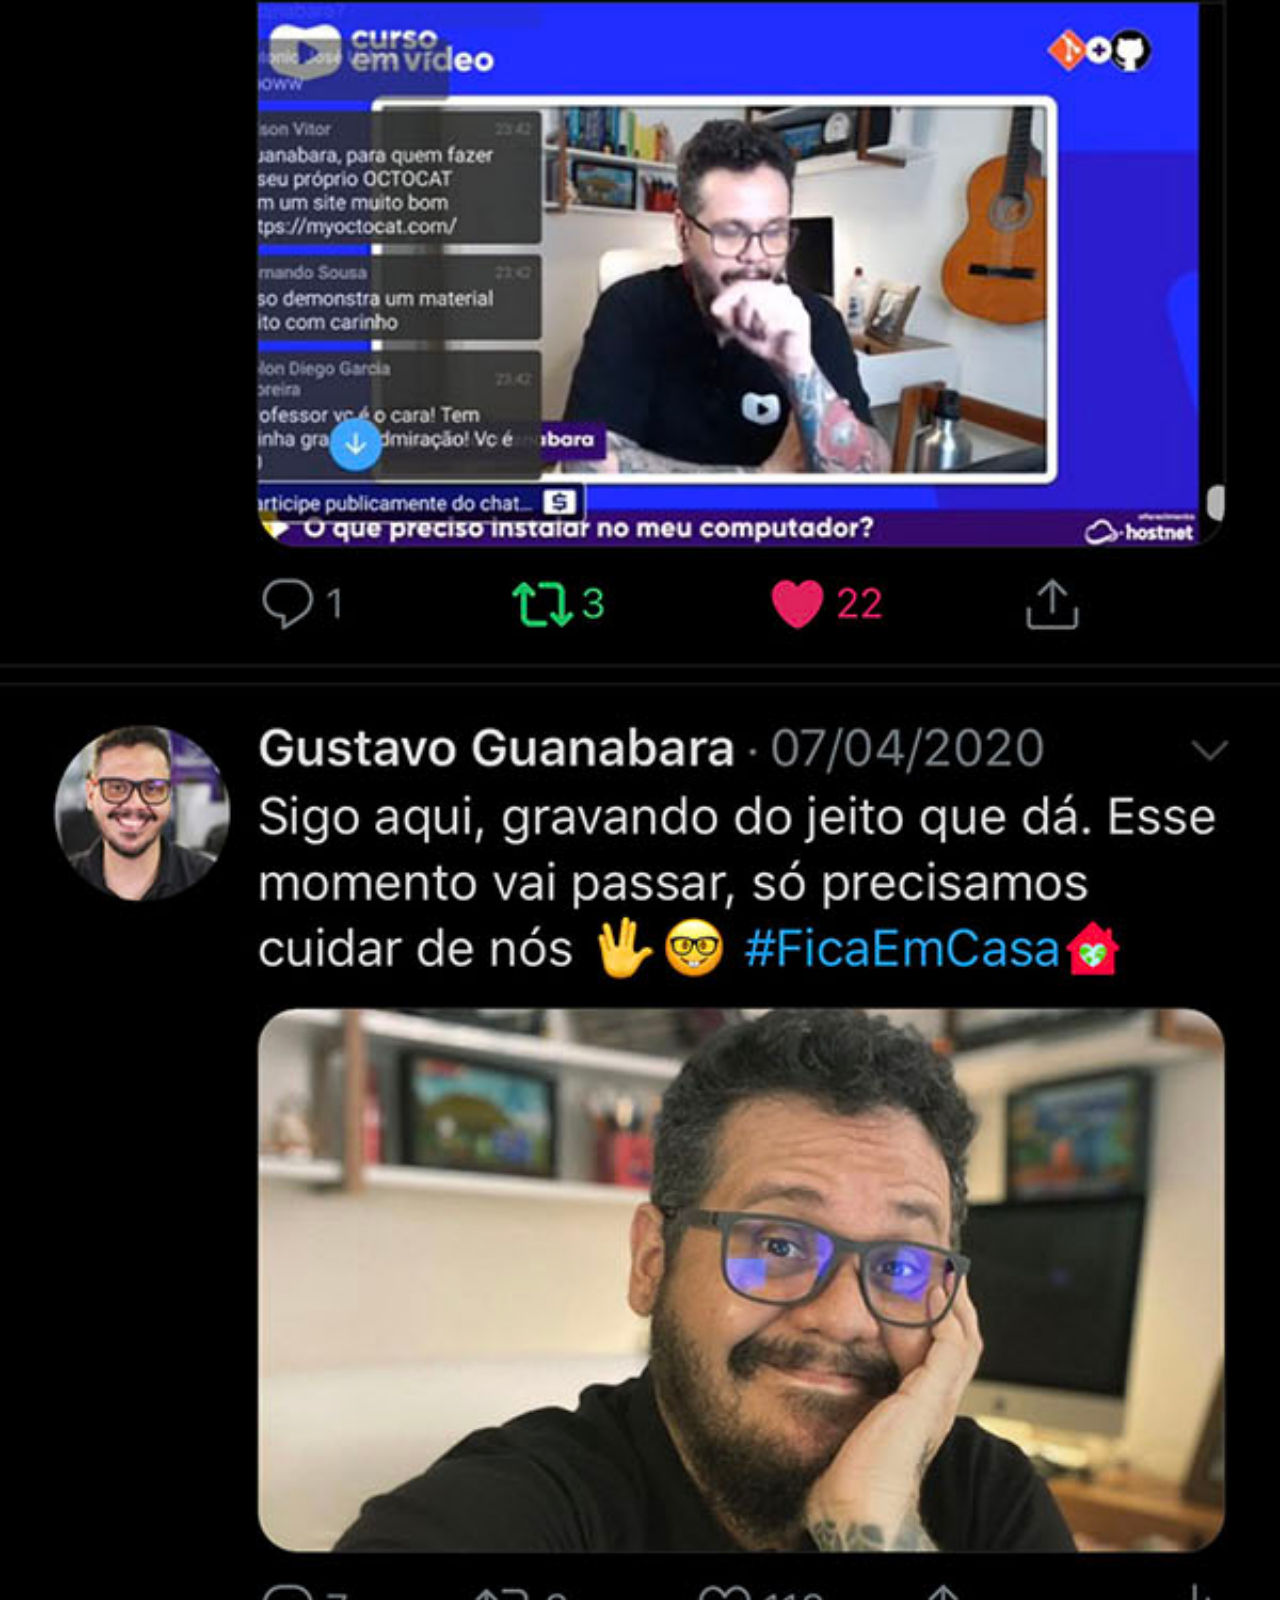
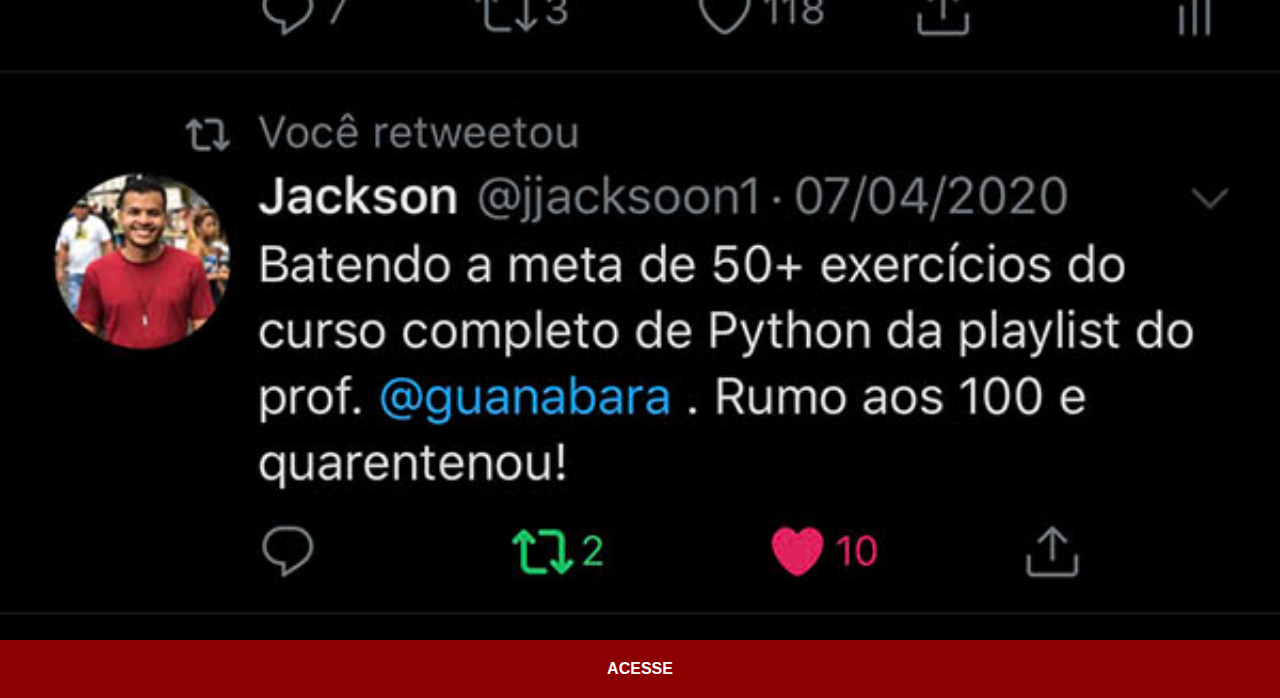
<file: twitter.html>
<!DOCTYPE html>
<html lang="pt-br">
<head>
    <meta charset="UTF-8">
    <meta name="viewport" content="width=device-width, initial-scale=1.0">
    <link rel="stylesheet" href="estilos/social.css">
    <title>Twitter</title>
</head>
<body>
    <img src="imagens/tela-twitter.jpg" alt="twitter">
    <a href="https://www.twitter.com/garbatoo_" target="_blank">ACESSE</a>
</body>
</html>
</file>
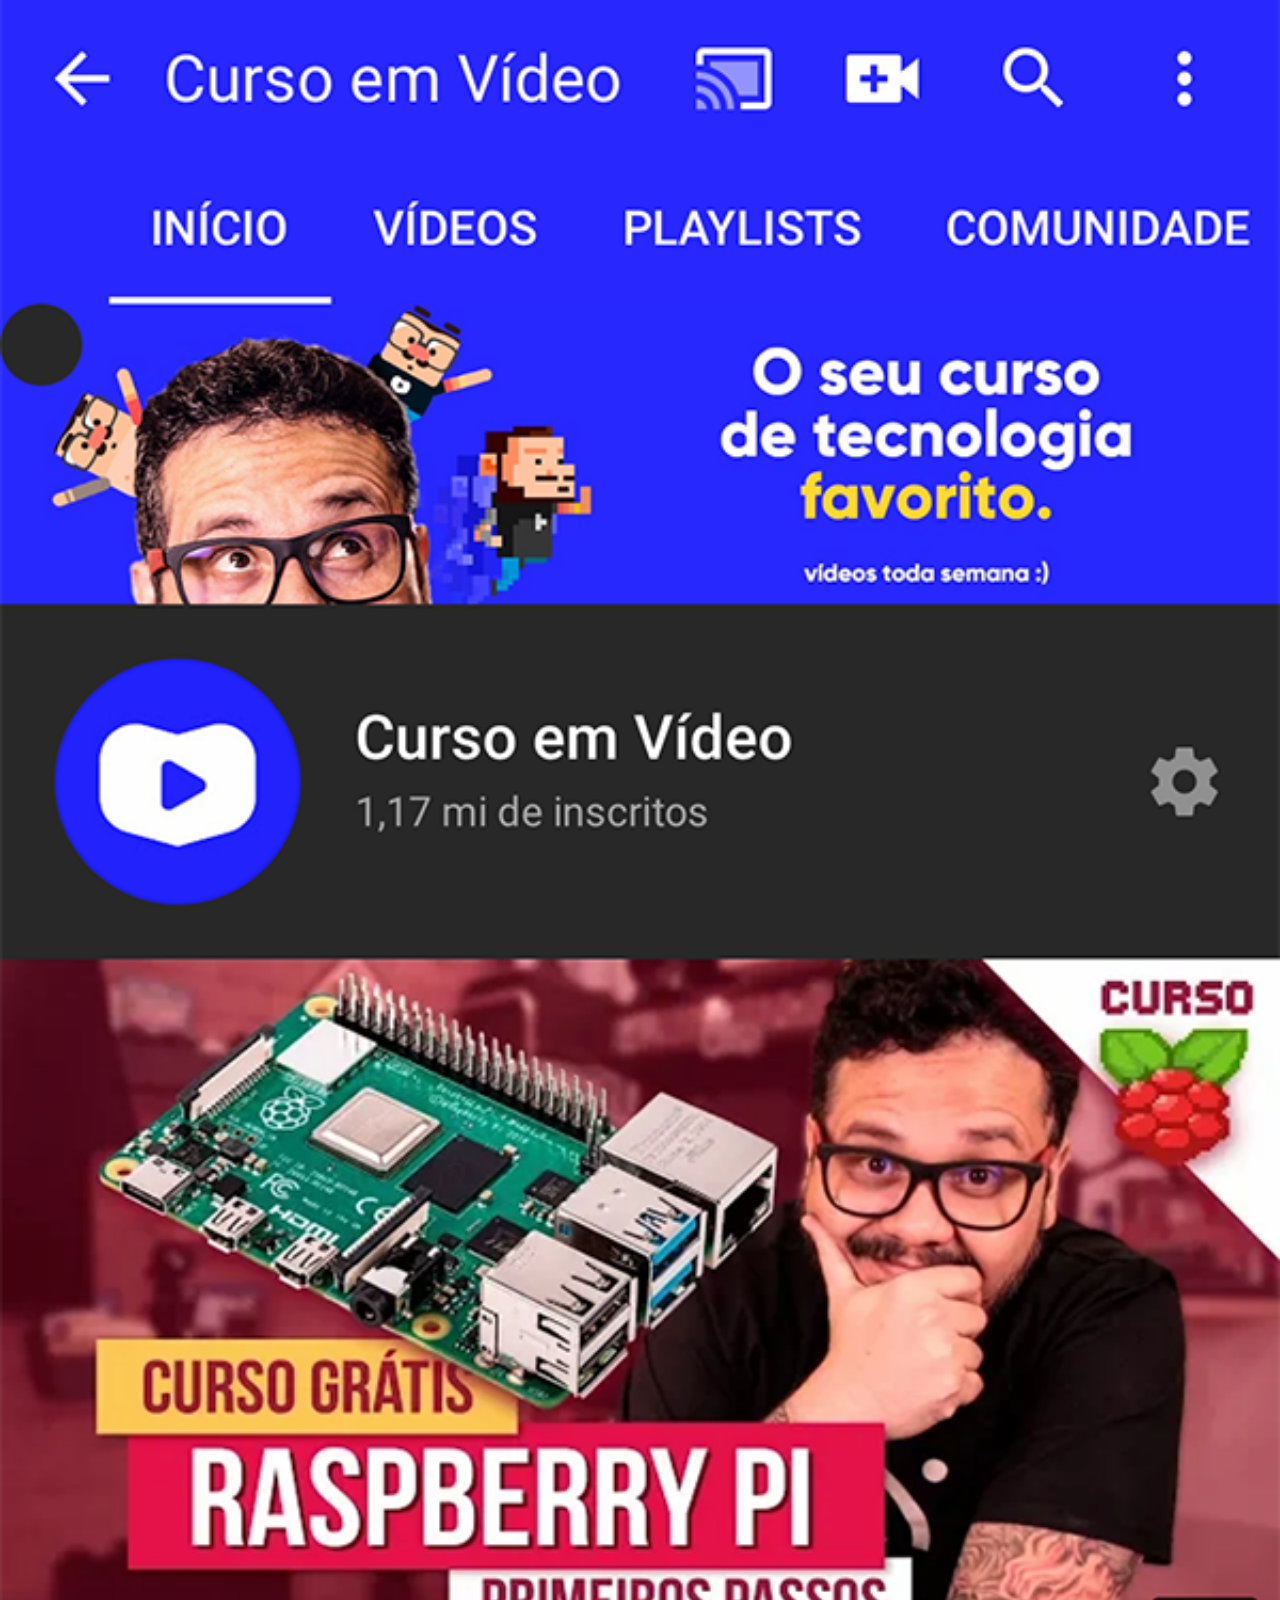
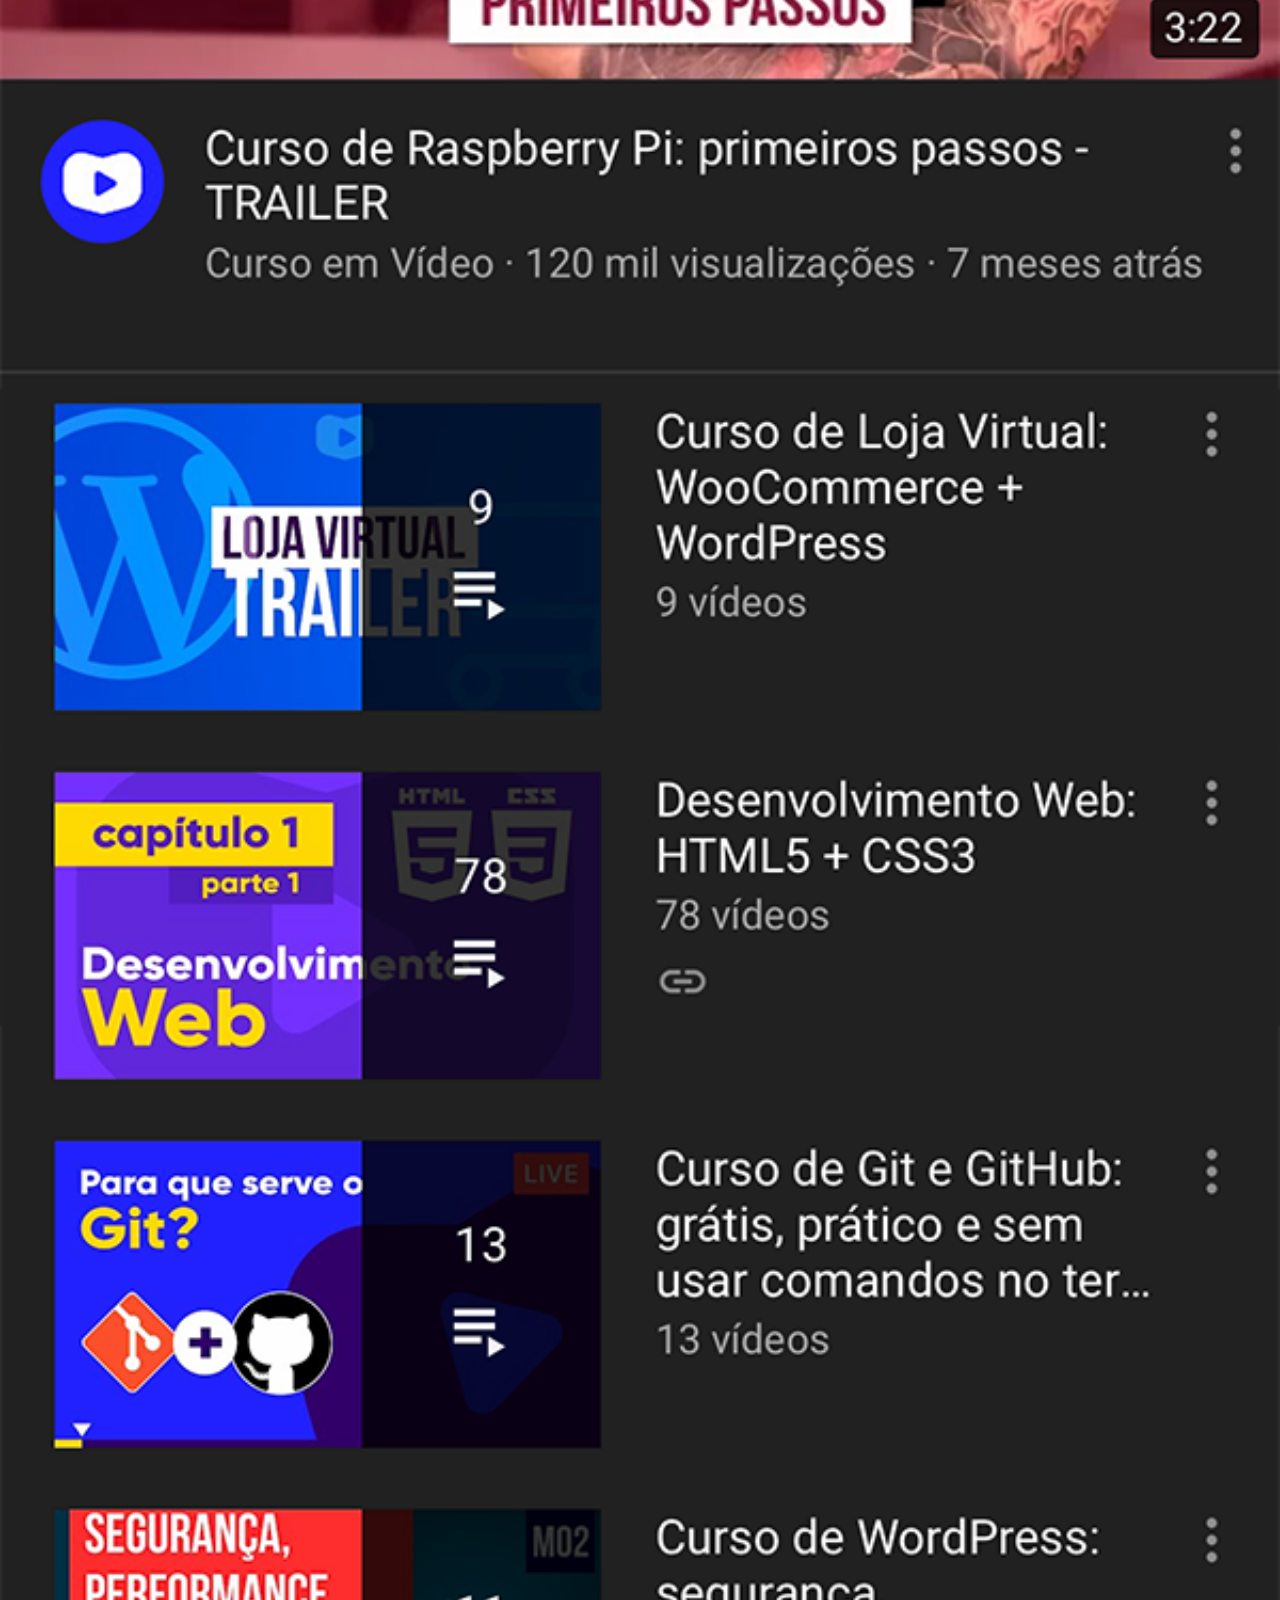
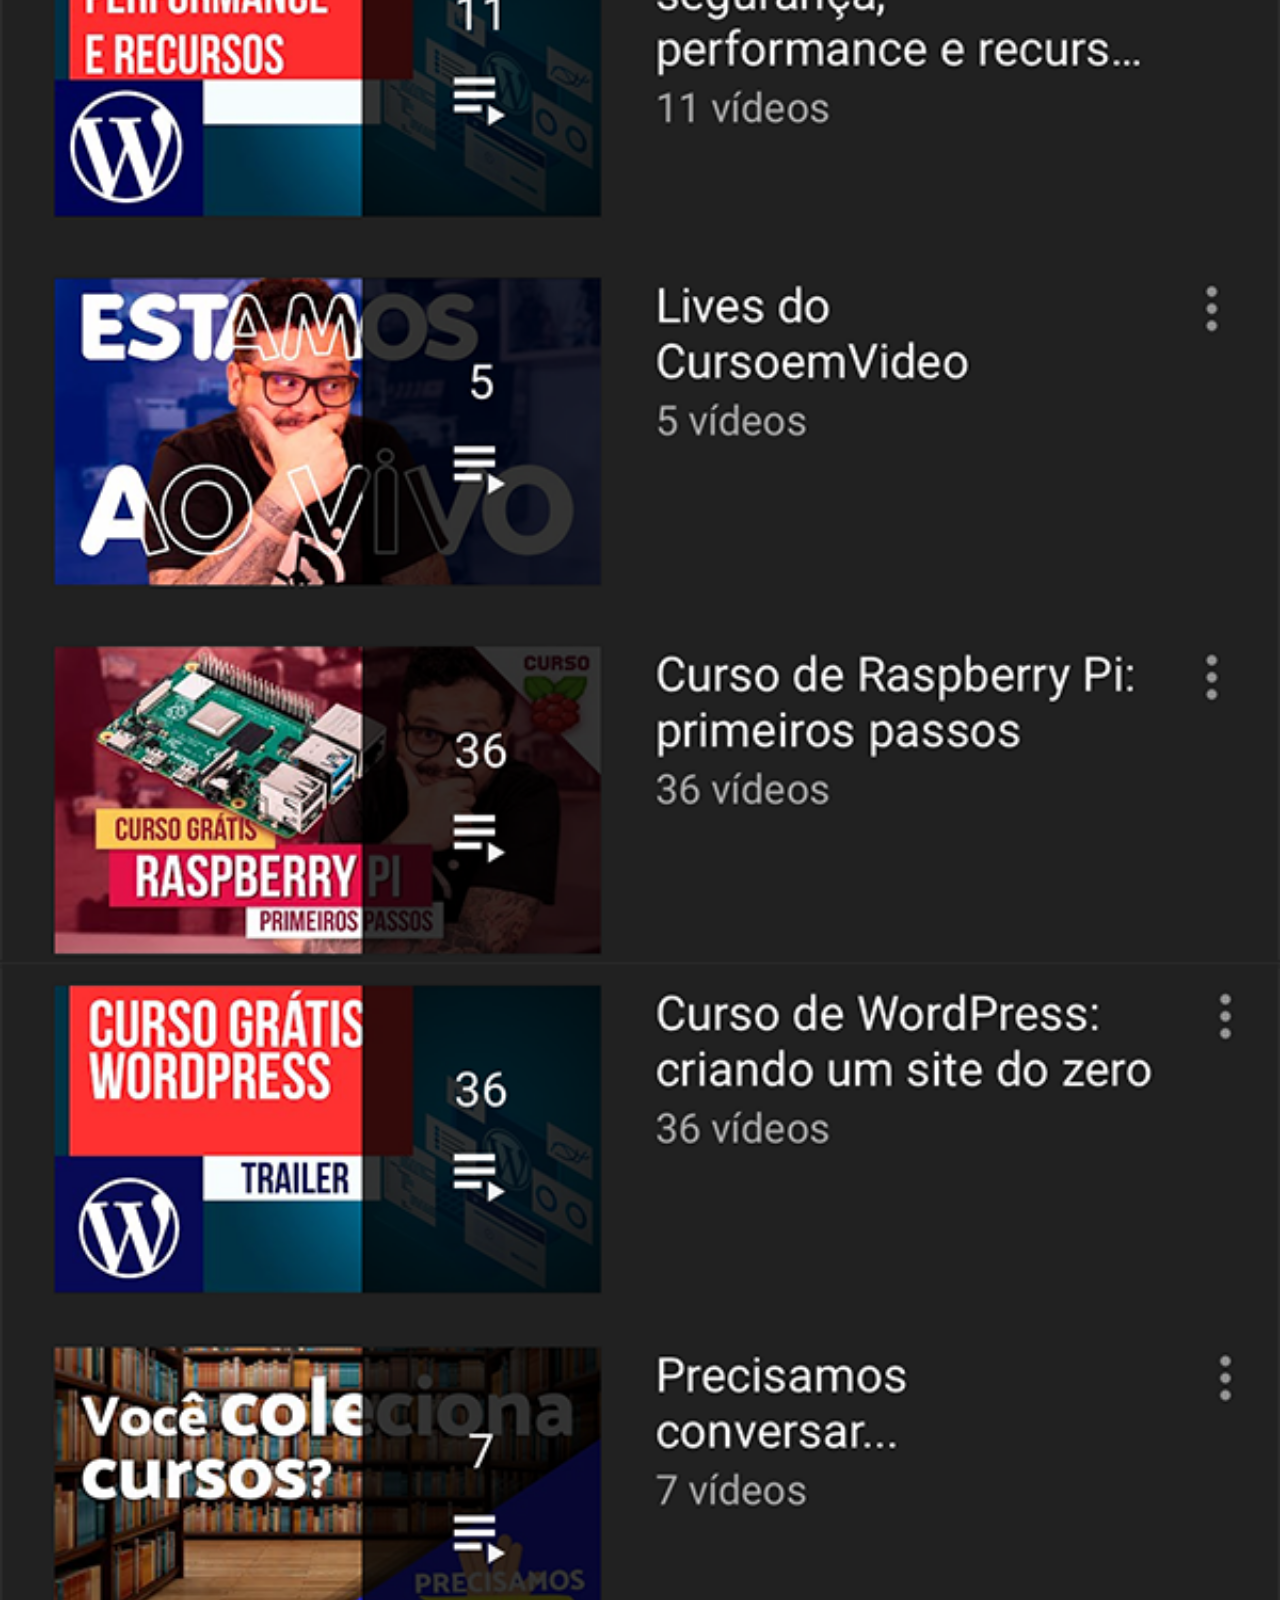
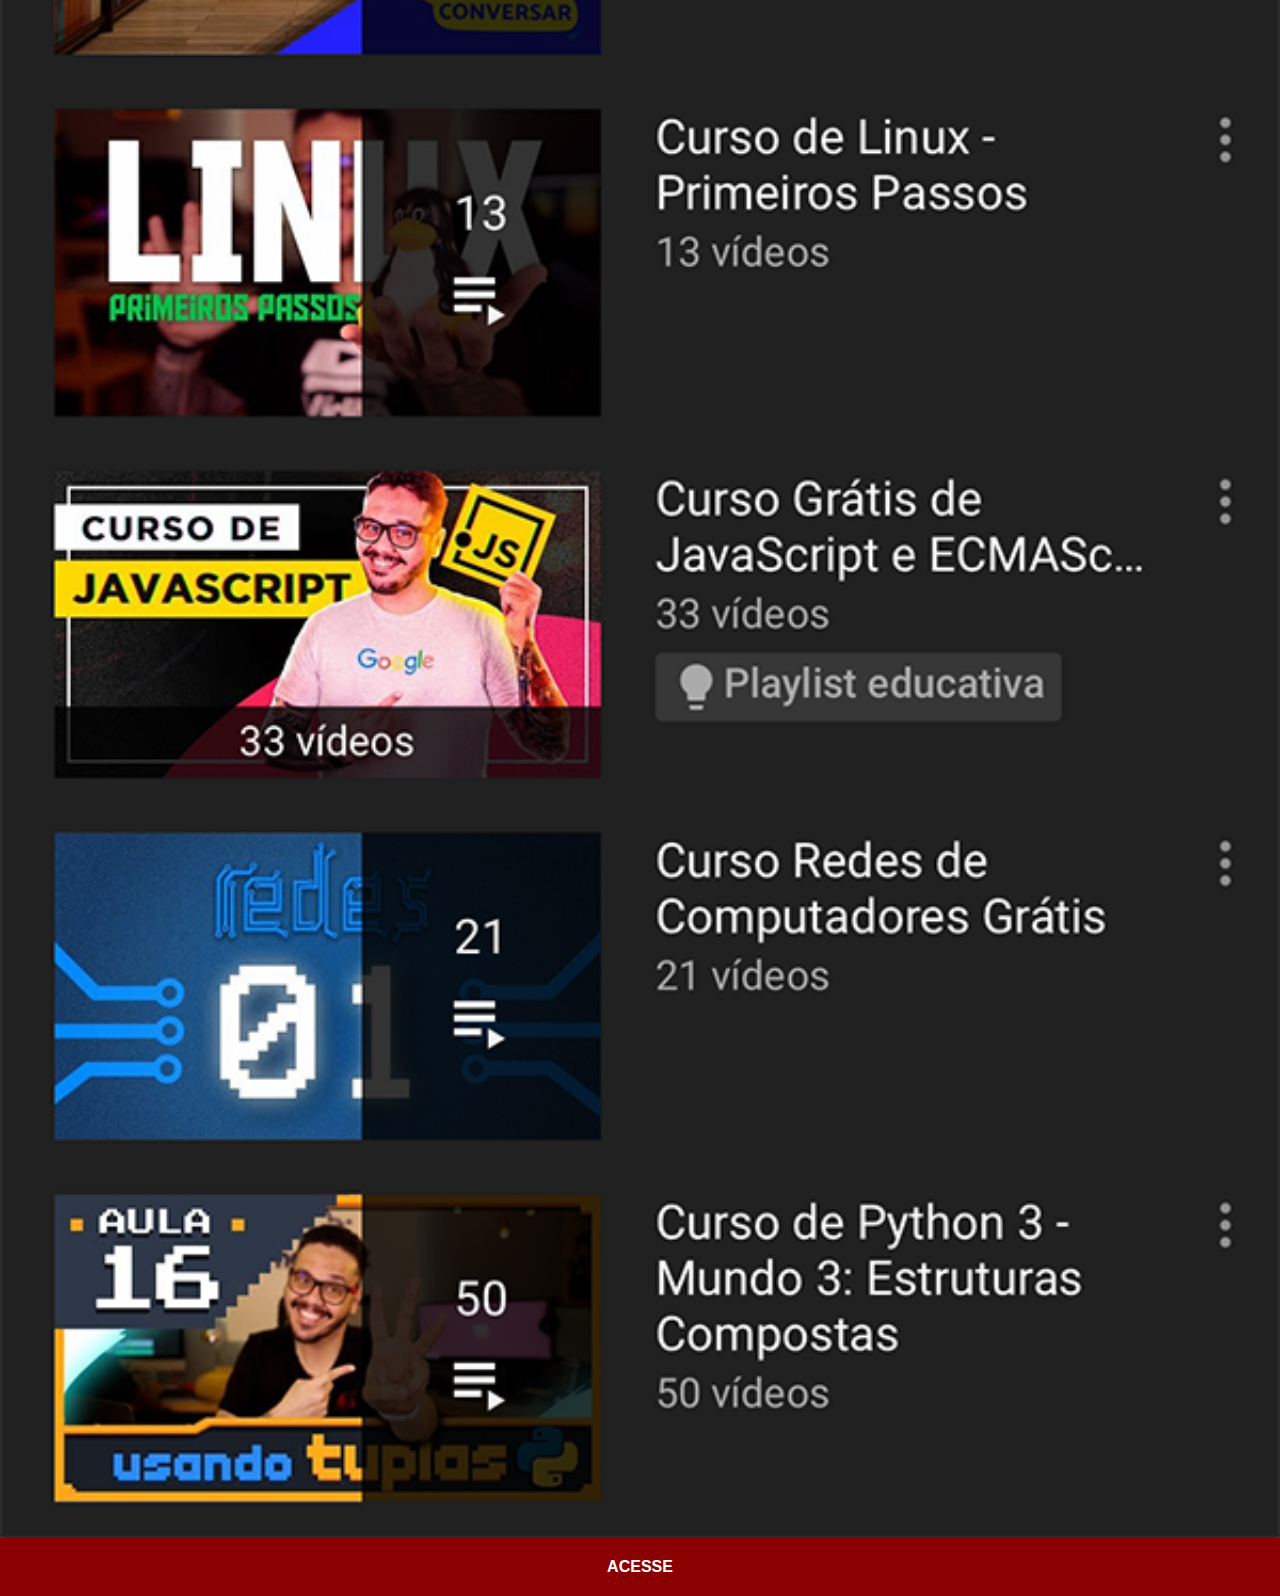
<file: youtube.html>
<!DOCTYPE html>
<html lang="pt-br">
<head>
    <meta charset="UTF-8">
    <meta name="viewport" content="width=device-width, initial-scale=1.0">
    <title>Youtube</title>
    <link rel="stylesheet" href="estilos/social.css">
</head>
<body>
    <img src="imagens/tela-youtube.png" alt="youtube">
    <a href="https://www.youtube.com/c/CursoemV%C3%ADdeo/playlists" target="_blank">ACESSE</a>
</body>
</html>
</file>
<file: estilos/estilo.css>
@charset "UTF-8";

* {
    margin: 0;
    padding: 0;
    font-family: Arial, Helvetica, sans-serif;
}

html,body {
    height: 100vh;
    width: 100vw;
}

main {
    position: relative;
    height: 100vh;
}

body {
    background-image: url(../imagens/fundo-madeira.jpg);
    background-position: top center;
    background-size: cover;
    background-repeat: no-repeat;
    background-attachment: fixed;
    overflow: hidden;
    
}

img {
    border-radius: 50%;
    width: 50px;
    margin: 10px 10px 15px 0px;
    
    
}



#telefone {
    background-image: url(../imagens/frame-iphone.png);
    height: 627px;
    width: 311px;
    position: absolute;
    top: 50%;
    left: 50%;
    transform: translate(-50%, -50%);
}

#sociais {
    position: absolute;
    left: 96.5%;
}

#tela {
    position: relative;
    top: 80px;
    left: 22px;
    height: 471px;
    width: 269px;
}
</file>
<file: estilos/social.css>
* {
    margin: 0px;
    padding: 0px;
    font-family: Arial, Helvetica, sans-serif;
}



a {
    display: block;
    background-color: darkred;
    color: white;
    padding: 20px;
    font-weight: bolder;
    text-decoration: none;
    text-align: center;
    
    
}

::-webkit-scrollbar {
    width: 0px;
    height: 0px;
}

img {
    display: flex;
    width: 100%;
}

a:hover {
    background-color: red;
}
</file>
